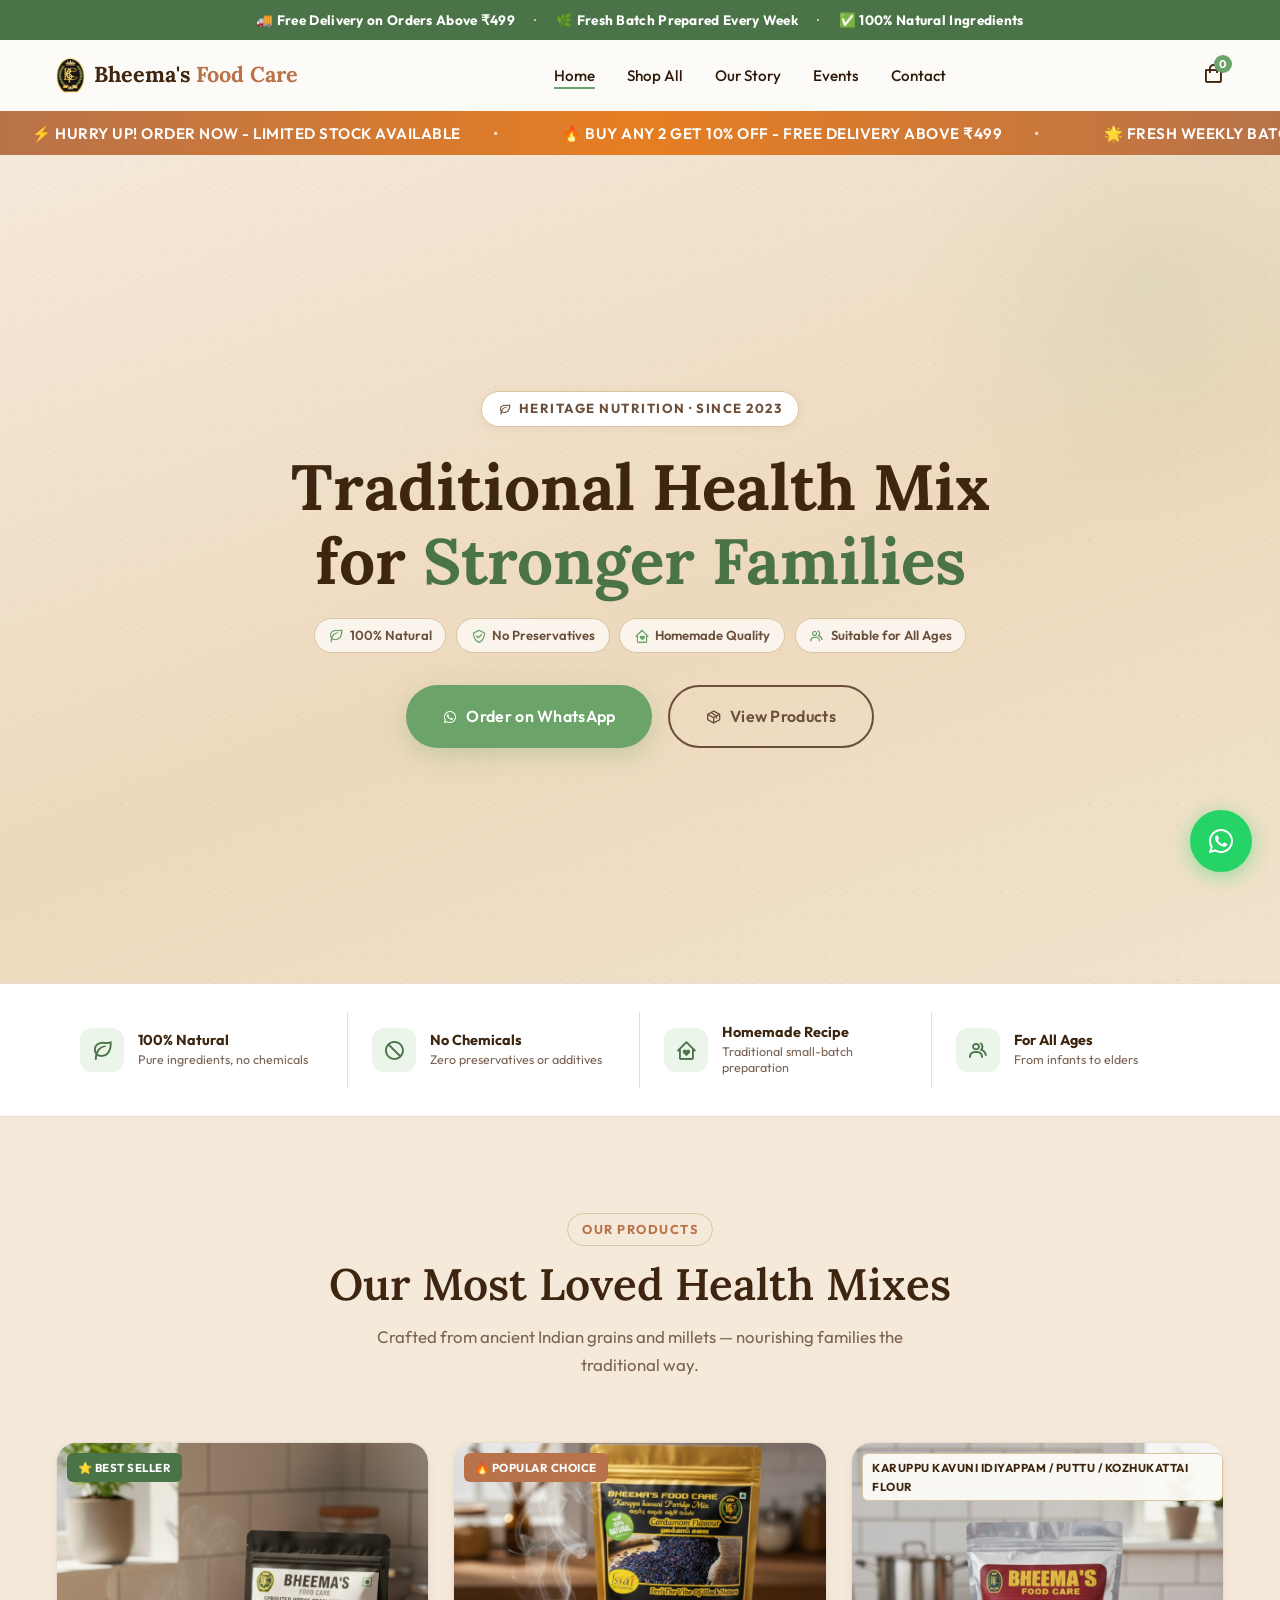
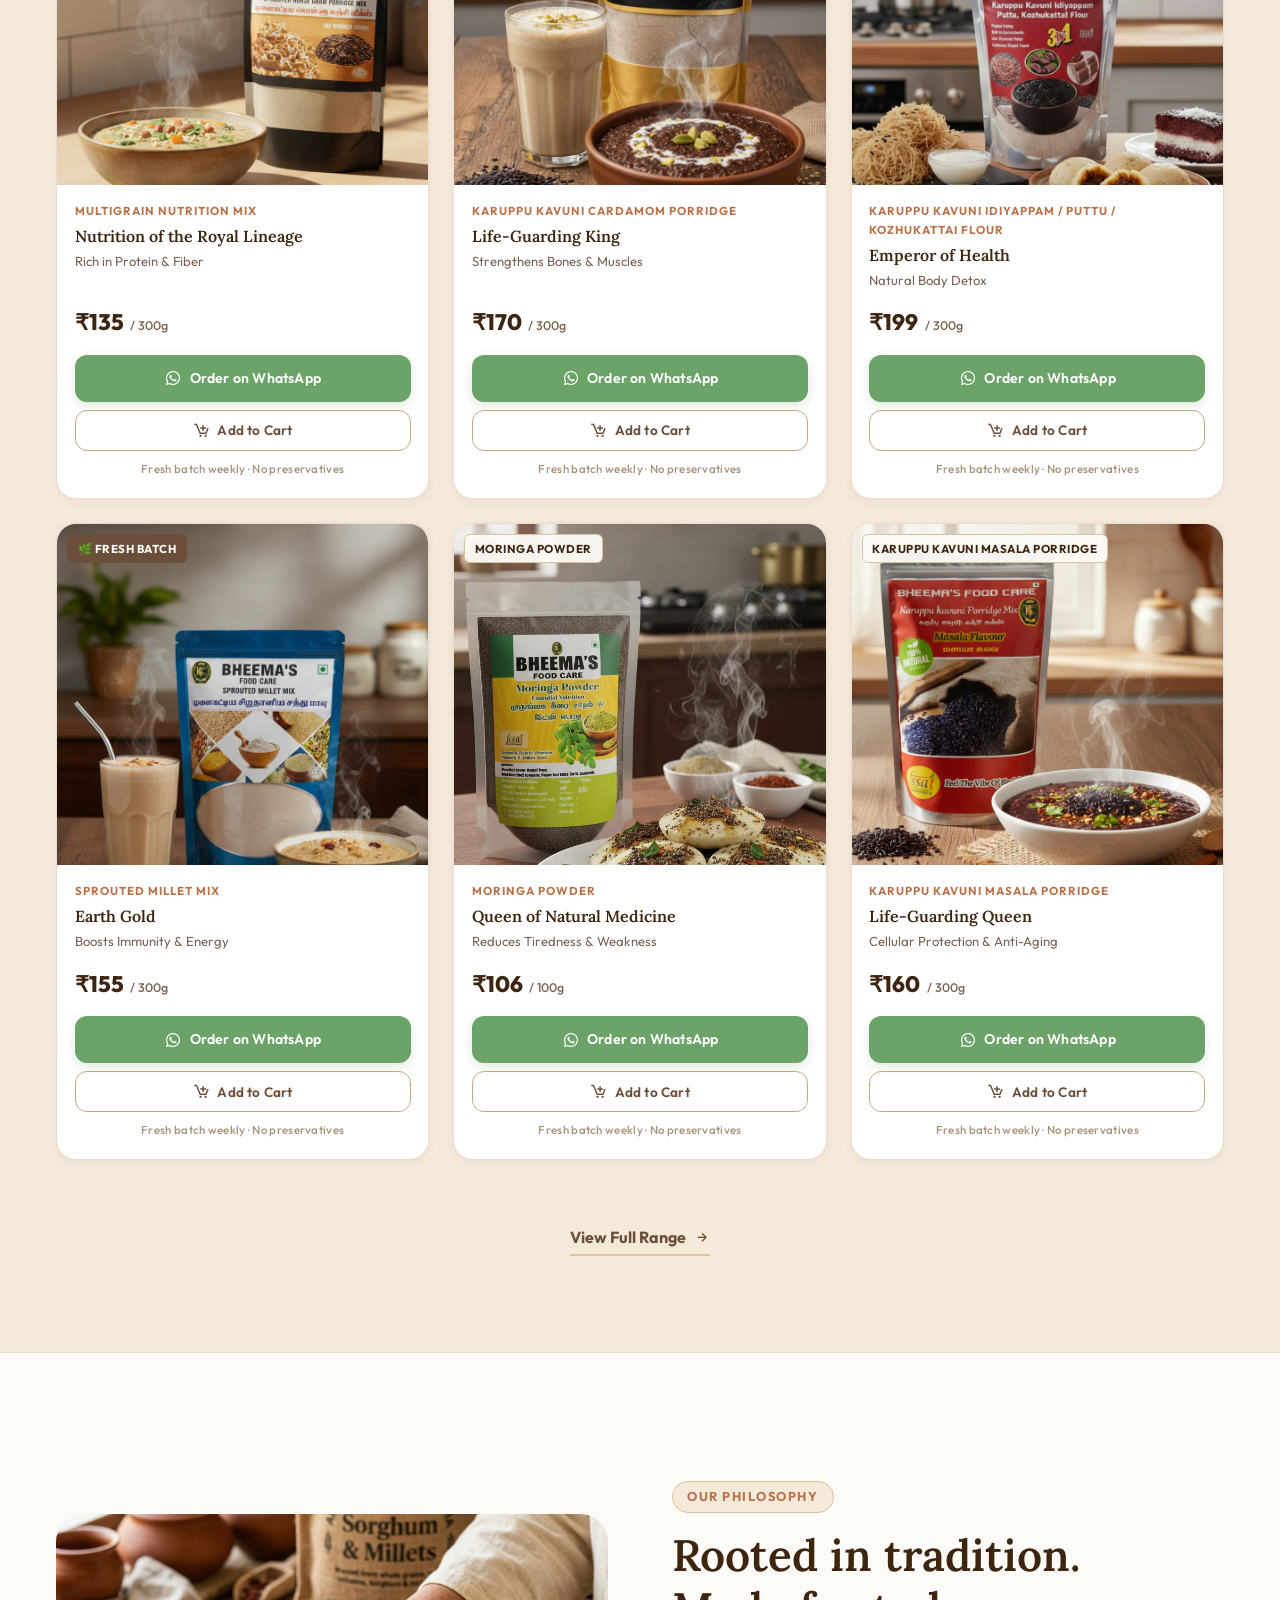
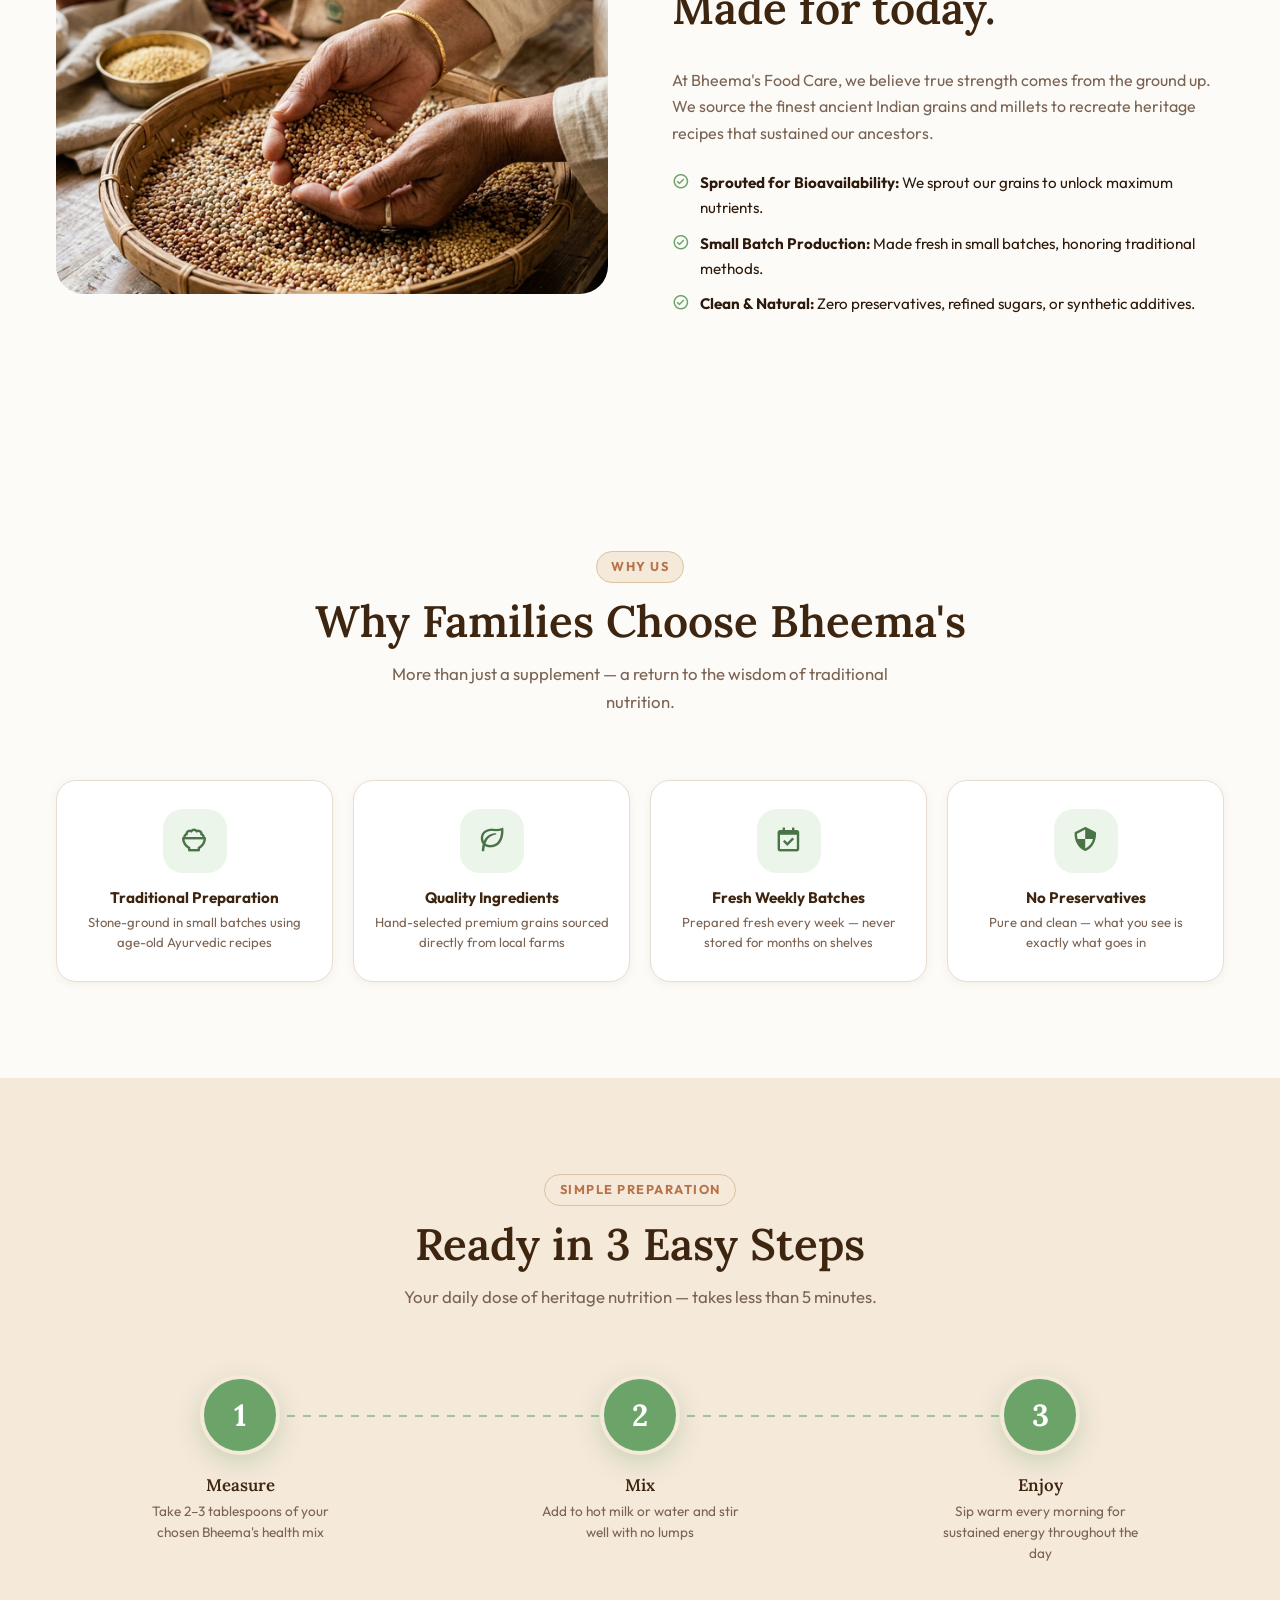
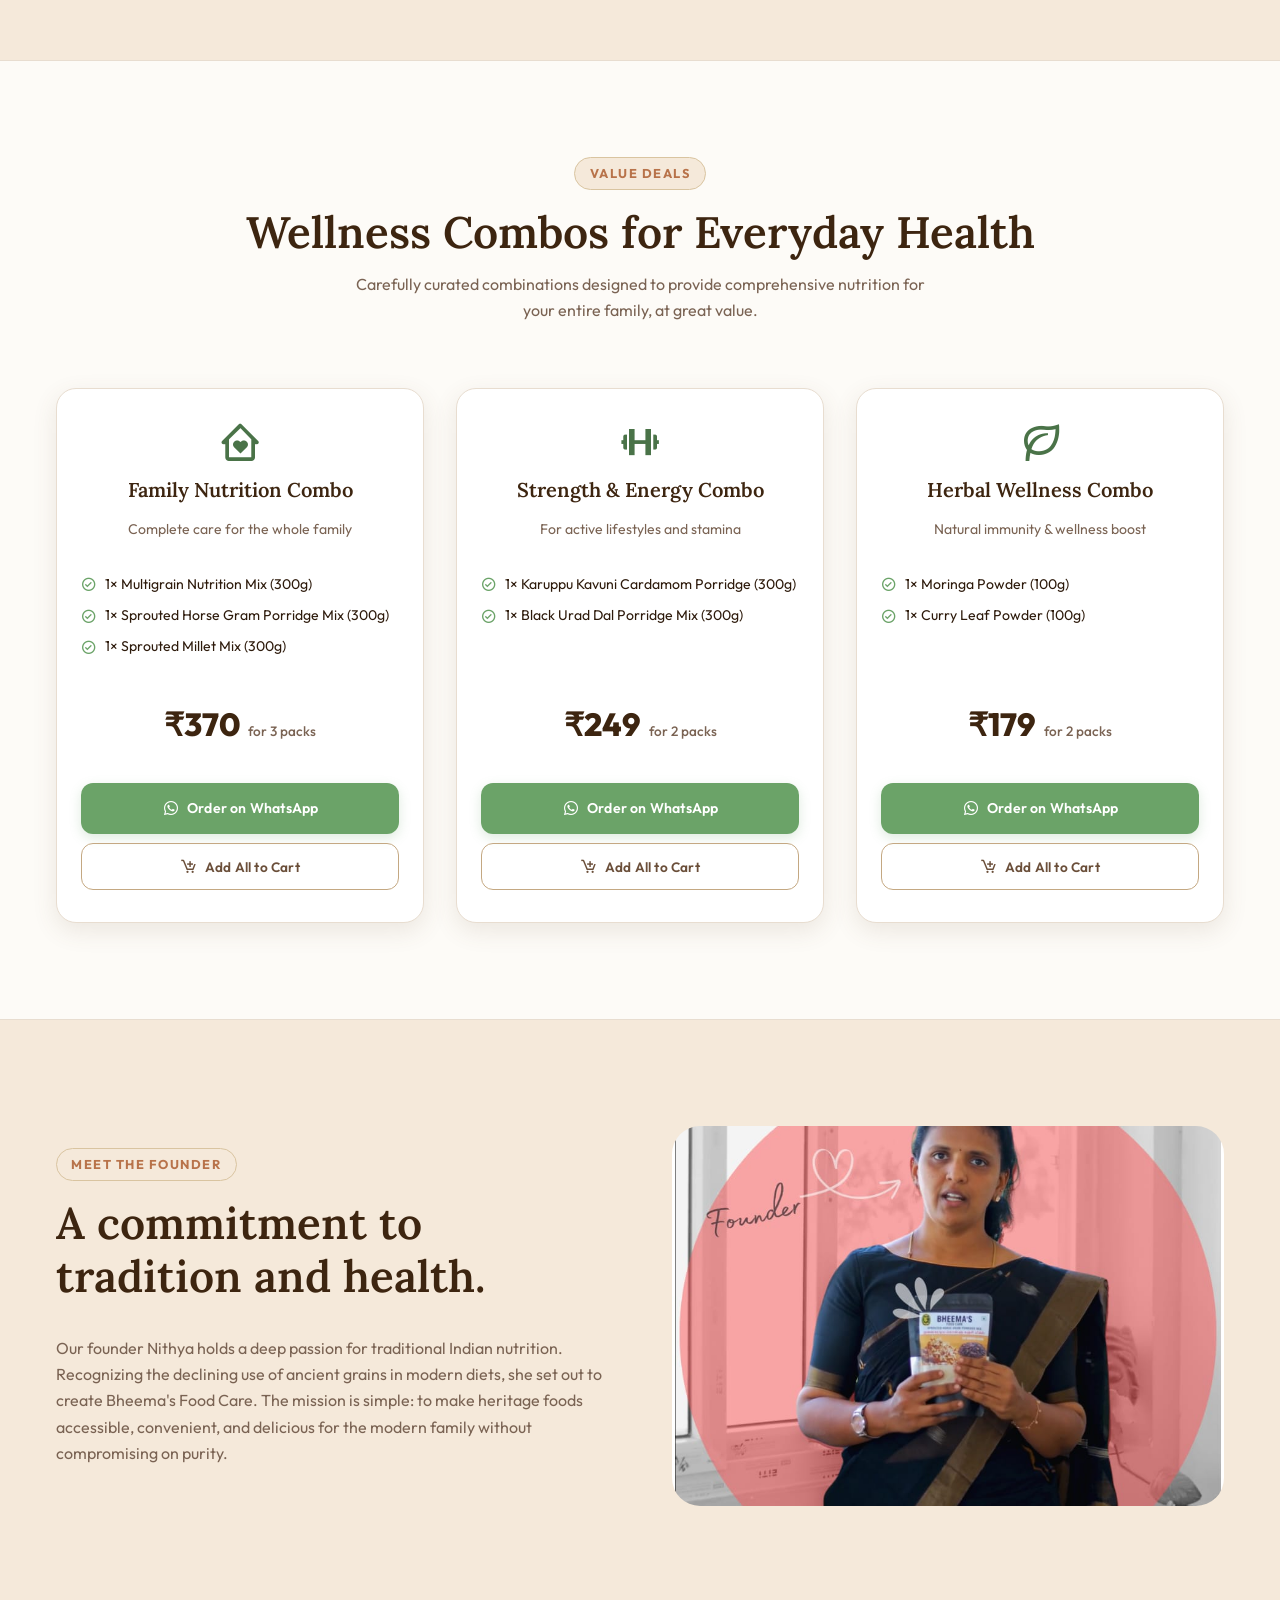
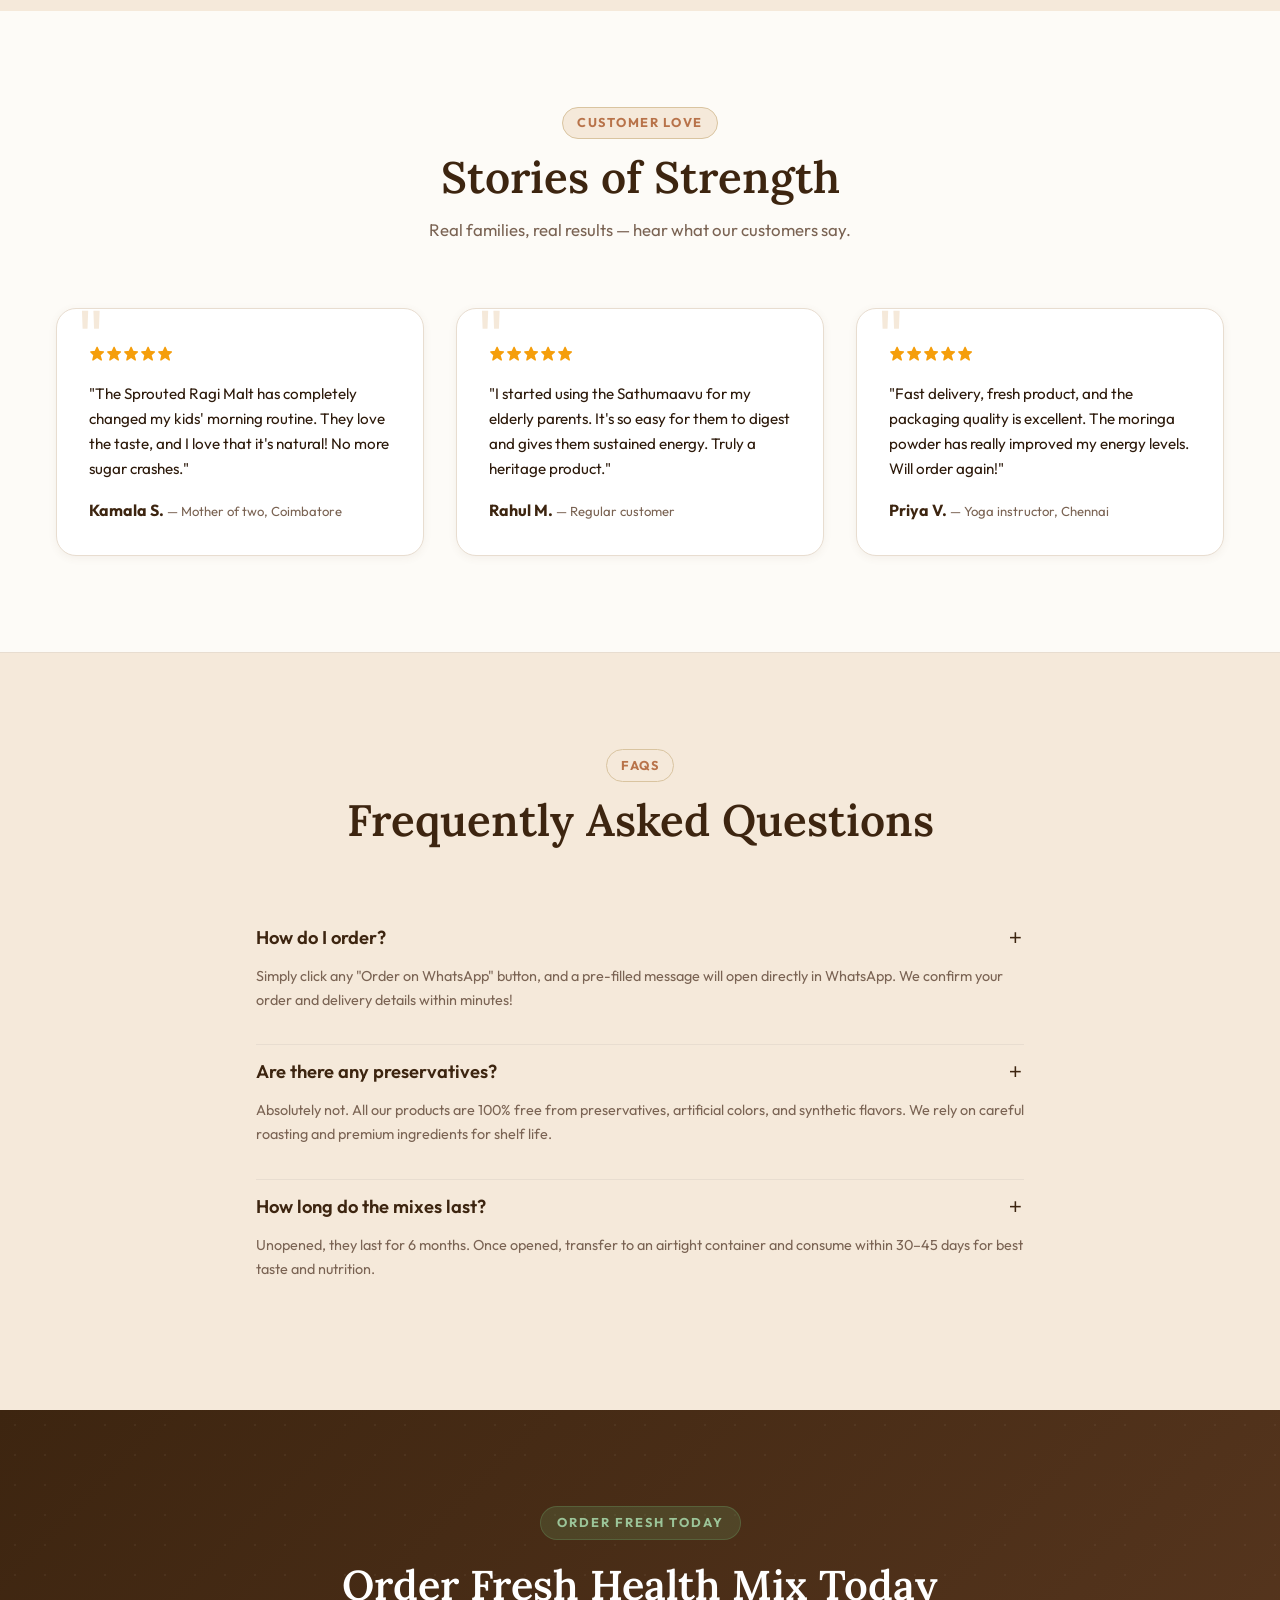
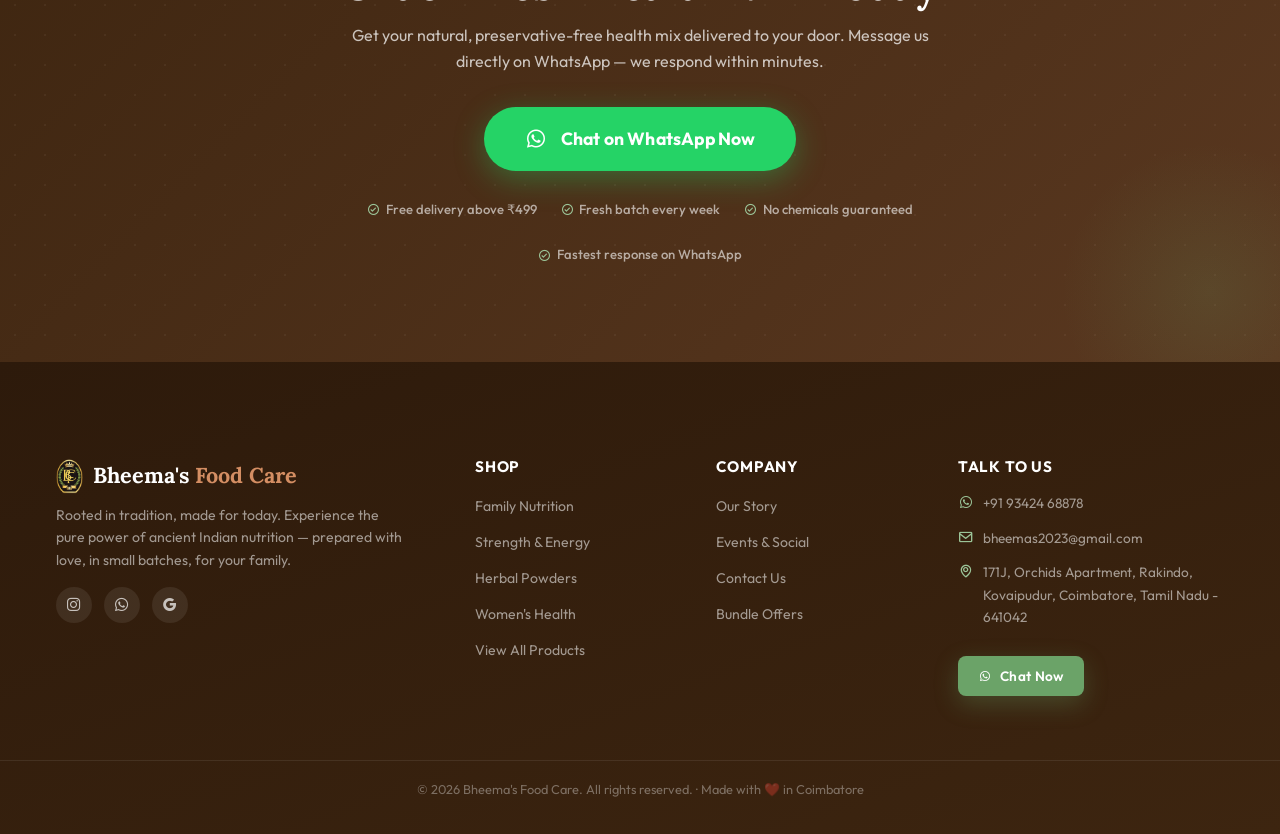
<file: index.html>
<!DOCTYPE html>
<html lang="en">

<head>
    <meta charset="UTF-8">
    <meta name="viewport" content="width=device-width, initial-scale=1.0">
    <title>Bheema's Food Care | Traditional Health Mix for Stronger Families</title>
    <meta name="description" content="Bheema's Food Care offers 100% natural, homemade-quality health mixes (Sathu Maavu) crafted from ancient Indian grains. No preservatives. Order directly on WhatsApp — fast delivery across Tamil Nadu.">
    <meta name="keywords" content="sathu maavu, health mix, multigrain powder, millet powder, natural nutrition, bheema food care, coimbatore">

    <!-- Open Graph -->
    <meta property="og:title" content="Bheema's Food Care | Traditional Health Mix">
    <meta property="og:description" content="100% Natural. No Preservatives. Homemade Quality. Order on WhatsApp.">
    <meta property="og:type" content="website">

    <!-- Google Fonts -->
    <link rel="preconnect" href="https://fonts.googleapis.com">
    <link rel="preconnect" href="https://fonts.gstatic.com" crossorigin>
    <link href="https://fonts.googleapis.com/css2?family=Lora:ital,wght@0,400;0,500;0,600;0,700;1,400&family=Outfit:wght@300;400;500;600;700;800&display=swap" rel="stylesheet">

    <!-- BoxIcons -->
    <link href='https://unpkg.com/boxicons@2.1.4/css/boxicons.min.css' rel='stylesheet'>

    <!-- Stylesheet -->
    <link rel="stylesheet" href="css/style.css?v=4">
    <link rel="icon" type="image/png" href="images/logo/logo.png">
</head>

<body>

    <!-- ===== DELIVERY BANNER ===== -->
    <div class="delivery-banner">
        <strong>🚚 Free Delivery on Orders Above ₹499</strong>
        <span>·</span>
        <strong>🌿 Fresh Batch Prepared Every Week</strong>
        <span>·</span>
        <strong>✅ 100% Natural Ingredients</strong>
    </div>

    <!-- ===== NAVBAR ===== -->
    <header class="header">
        <div class="container nav-container">
            <a href="index.html" class="logo">
                <img src="images/logo/logo.png" alt="Bheema's Food Care" class="logo-img">
                <span>Bheema's <span class="accent-text">Food Care</span></span>
            </a>

            <nav class="nav-menu" id="nav-menu">
                <ul class="nav-list">
                    <li class="nav-item"><a href="index.html" class="nav-link active">Home</a></li>
                    <li class="nav-item"><a href="shop.html" class="nav-link">Shop All</a></li>
                    <li class="nav-item"><a href="story.html" class="nav-link">Our Story</a></li>
                    <li class="nav-item"><a href="social.html" class="nav-link">Events</a></li>
                    <li class="nav-item"><a href="contact.html" class="nav-link">Contact</a></li>
                </ul>
            </nav>

            <div class="nav-actions">
                <button class="cart-btn" id="cart-btn" aria-label="Open Cart">
                    <i class='bx bx-shopping-bag'></i>
                    <span class="cart-count" id="cart-count">0</span>
                </button>
                <div class="mobile-toggle" id="mobile-toggle">
                    <i class='bx bx-menu'></i>
                </div>
            </div>
        </div>
    </header>

    <!-- ===== SCROLLING BANNER ===== -->
    <div class="scrolling-banner">
        <div class="scrolling-content">
            <span>⚡ Hurry Up! Order Now - Limited Stock Available</span>
            <span>🔥 Buy Any 2 Get 10% Off - Free Delivery Above ₹499</span>
            <span>🌟 Fresh Weekly Batches - Order Today!</span>
            <span>💚 100% Natural - No Preservatives</span>
            <span>⏰ Fast Delivery Across Tamil Nadu</span>
            <span>🎁 Family Combo Packs - Save Up to 15%</span>
        </div>
    </div>

    <!-- ===== CART SIDEBAR ===== -->
    <div class="cart-overlay" id="cart-overlay"></div>
    <div class="cart-sidebar" id="cart-sidebar">
        <div class="cart-header">
            <h3>Your Cart</h3>
            <button class="close-cart" id="close-cart"><i class='bx bx-x'></i></button>
        </div>
        <div class="cart-items" id="cart-items">
            <div class="empty-cart-msg">Your cart is empty.</div>
        </div>
        <div class="cart-footer">
            <div class="cart-total">
                <span>Total</span>
                <span id="cart-total-amount">₹0</span>
            </div>
            <button class="btn btn-whatsapp btn-block" id="checkout-btn">
                <i class='bx bxl-whatsapp'></i> Order via WhatsApp
            </button>
            <p class="cart-notice">Payment upon delivery or via direct transfer.</p>
        </div>
    </div>

    <main>

        <!-- ===== HERO SECTION ===== -->
        <section class="hero" id="home">
            <div class="hero-bg"></div>
            <div class="container hero-content">
                <div class="hero-eyebrow">
                    <i class='bx bx-leaf'></i>
                    Heritage Nutrition · Since 2023
                </div>
                <h1 class="hero-title">
                    Traditional Health Mix<br>for <em>Stronger Families</em>
                </h1>
                <div class="hero-trust-pills">
                    <span class="trust-pill"><i class='bx bx-leaf'></i> 100% Natural</span>
                    <span class="trust-pill"><i class='bx bx-check-shield'></i> No Preservatives</span>
                    <span class="trust-pill"><i class='bx bx-home-heart'></i> Homemade Quality</span>
                    <span class="trust-pill"><i class='bx bx-group'></i> Suitable for All Ages</span>
                </div>
                <div class="hero-cta">
                    <a href="https://wa.me/919342468878?text=Hi%21%20I%27d%20like%20to%20order%20Bheema%27s%20Health%20Mix.%20Please%20share%20the%20product%20details." target="_blank" class="btn btn-whatsapp">
                        <i class='bx bxl-whatsapp'></i> Order on WhatsApp
                    </a>
                    <a href="#products" class="btn btn-outline">
                        <i class='bx bx-package'></i> View Products
                    </a>
                </div>
            </div>
        </section>

        <!-- ===== TRUST STRIP ===== -->
        <div class="trust-strip">
            <div class="container">
                <div class="trust-strip-grid">
                    <div class="trust-strip-item">
                        <div class="trust-strip-icon"><i class='bx bx-leaf'></i></div>
                        <div class="trust-strip-text">
                            <h4>100% Natural</h4>
                            <p>Pure ingredients, no chemicals</p>
                        </div>
                    </div>
                    <div class="trust-strip-item">
                        <div class="trust-strip-icon"><i class='bx bx-block'></i></div>
                        <div class="trust-strip-text">
                            <h4>No Chemicals</h4>
                            <p>Zero preservatives or additives</p>
                        </div>
                    </div>
                    <div class="trust-strip-item">
                        <div class="trust-strip-icon"><i class='bx bx-home-heart'></i></div>
                        <div class="trust-strip-text">
                            <h4>Homemade Recipe</h4>
                            <p>Traditional small-batch preparation</p>
                        </div>
                    </div>
                    <div class="trust-strip-item">
                        <div class="trust-strip-icon"><i class='bx bx-group'></i></div>
                        <div class="trust-strip-text">
                            <h4>For All Ages</h4>
                            <p>From infants to elders</p>
                        </div>
                    </div>
                </div>
            </div>
        </div>

        <!-- ===== OUR MOST LOVED HEALTH MIXES ===== -->
        <section class="products-section" id="products">
            <div class="container">
                <div class="section-header">
                    <span class="badge">Our Products</span>
                    <h2>Our Most Loved Health Mixes</h2>
                    <p>Crafted from ancient Indian grains and millets — nourishing families the traditional way.</p>
                </div>

                <div class="product-grid" id="featured-products">
                    <!-- Products injected via JS -->
                </div>

                <div class="view-all-wrap">
                    <a href="shop.html" class="view-all-link">
                        View Full Range <i class='bx bx-right-arrow-alt'></i>
                    </a>
                </div>
            </div>
        </section>

        <!-- ===== PHILOSOPHY SECTION ===== -->
        <section class="section-padding" style="background-color: var(--color-bg-main); border-top: 1px solid var(--color-border);">
            <div class="container">
                <div class="split-layout align-center">
                    <div class="split-image" style="background-image: url('images/philosophy.png');"></div>
                    <div class="split-content" style="padding: var(--space-md) 0;">
                        <span class="badge">Our Philosophy</span>
                        <h2>Rooted in tradition.<br>Made for today.</h2>
                        <p style="color: var(--color-text-muted); margin-bottom: 1.5rem;">At Bheema's Food Care, we believe true strength comes from the ground up. We source the finest ancient Indian grains and millets to recreate heritage recipes that sustained our ancestors.</p>
                        <ul class="feature-list">
                            <li><i class='bx bx-check-circle'></i> <span><strong>Sprouted for Bioavailability:</strong> We sprout our grains to unlock maximum nutrients.</span></li>
                            <li><i class='bx bx-check-circle'></i> <span><strong>Small Batch Production:</strong> Made fresh in small batches, honoring traditional methods.</span></li>
                            <li><i class='bx bx-check-circle'></i> <span><strong>Clean & Natural:</strong> Zero preservatives, refined sugars, or synthetic additives.</span></li>
                        </ul>
                    </div>
                </div>
            </div>
        </section>

        <!-- ===== WHY CHOOSE US ===== -->
        <section class="why-section">
            <div class="container">
                <div class="section-header">
                    <span class="badge">Why Us</span>
                    <h2>Why Families Choose Bheema's</h2>
                    <p>More than just a supplement — a return to the wisdom of traditional nutrition.</p>
                </div>

                <div class="why-grid">
                    <div class="why-card">
                        <div class="why-icon"><i class='bx bx-bowl-rice'></i></div>
                        <h4>Traditional Preparation</h4>
                        <p>Stone-ground in small batches using age-old Ayurvedic recipes</p>
                    </div>
                    <div class="why-card">
                        <div class="why-icon"><i class='bx bx-leaf'></i></div>
                        <h4>Quality Ingredients</h4>
                        <p>Hand-selected premium grains sourced directly from local farms</p>
                    </div>
                    <div class="why-card">
                        <div class="why-icon"><i class='bx bx-calendar-check'></i></div>
                        <h4>Fresh Weekly Batches</h4>
                        <p>Prepared fresh every week — never stored for months on shelves</p>
                    </div>
                    <div class="why-card">
                        <div class="why-icon"><i class='bx bx-shield-quarter'></i></div>
                        <h4>No Preservatives</h4>
                        <p>Pure and clean — what you see is exactly what goes in</p>
                    </div>
                </div>
            </div>
        </section>

        <!-- ===== HOW TO PREPARE ===== -->
        <section class="howto-section">
            <div class="container">
                <div class="section-header">
                    <span class="badge">Simple Preparation</span>
                    <h2>Ready in 3 Easy Steps</h2>
                    <p>Your daily dose of heritage nutrition — takes less than 5 minutes.</p>
                </div>

                <div class="howto-grid">
                    <div class="howto-step">
                        <div class="howto-number">1</div>
                        <h4>Measure</h4>
                        <p>Take 2–3 tablespoons of your chosen Bheema's health mix</p>
                    </div>
                    <div class="howto-step">
                        <div class="howto-number">2</div>
                        <h4>Mix</h4>
                        <p>Add to hot milk or water and stir well with no lumps</p>
                    </div>
                    <div class="howto-step">
                        <div class="howto-number">3</div>
                        <h4>Enjoy</h4>
                        <p>Sip warm every morning for sustained energy throughout the day</p>
                    </div>
                </div>
            </div>
        </section>

        <!-- ===== BUNDLE OFFERS ===== -->
        <section class="bundle-section" id="bundles">
            <div class="bundle-container">
                <div class="bundle-header">
                    <span class="badge">Value Deals</span>
                    <h2 class="bundle-title">Wellness Combos for Everyday Health</h2>
                    <p class="bundle-subtitle">Carefully curated combinations designed to provide comprehensive nutrition for your entire family, at great value.</p>
                </div>

                <div class="bundle-grid">
                    <!-- Bundle 1 -->
                    <div class="bundle-card">
                        <i class='bx bx-home-heart bundle-icon'></i>
                        <h3 class="bundle-name">Family Nutrition Combo</h3>
                        <p style="color: var(--color-text-muted); font-size: 0.88rem; margin-bottom: var(--space-md);">Complete care for the whole family</p>
                        <ul class="bundle-features">
                            <li><i class='bx bx-check-circle'></i> 1× Multigrain Nutrition Mix (300g)</li>
                            <li><i class='bx bx-check-circle'></i> 1× Sprouted Horse Gram Porridge Mix (300g)</li>
                            <li><i class='bx bx-check-circle'></i> 1× Sprouted Millet Mix (300g)</li>
                        </ul>
                        <div class="bundle-price-container">
                            <span class="bundle-price-new">₹370</span>
                            <span class="bundle-price-label">for 3 packs</span>
                        </div>
                        <div class="bundle-buttons">
                            <a href="https://wa.me/919342468878?text=Hi%2C%20I%20want%20to%20order%20Family%20Nutrition%20Combo%20(3%20packs%20-%20%E2%82%B9370)" target="_blank" class="btn-wa-product">
                                <i class='bx bxl-whatsapp'></i> Order on WhatsApp
                            </a>
                            <button class="btn-add-cart" onclick="addBundleItems(['p1','p8','p5'], '300g');">
                                <i class='bx bx-cart-add'></i> Add All to Cart
                            </button>
                        </div>
                    </div>

                    <!-- Bundle 2 -->
                    <div class="bundle-card">
                        <i class='bx bx-dumbbell bundle-icon'></i>
                        <h3 class="bundle-name">Strength & Energy Combo</h3>
                        <p style="color: var(--color-text-muted); font-size: 0.88rem; margin-bottom: var(--space-md);">For active lifestyles and stamina</p>
                        <ul class="bundle-features">
                            <li><i class='bx bx-check-circle'></i> 1× Karuppu Kavuni Cardamom Porridge (300g)</li>
                            <li><i class='bx bx-check-circle'></i> 1× Black Urad Dal Porridge Mix (300g)</li>
                        </ul>
                        <div class="bundle-price-container">
                            <span class="bundle-price-new">₹249</span>
                            <span class="bundle-price-label">for 2 packs</span>
                        </div>
                        <div class="bundle-buttons">
                            <a href="https://wa.me/919342468878?text=Hi%2C%20I%20want%20to%20order%20Strength%20%26%20Energy%20Combo%20(2%20packs%20-%20%E2%82%B9249)" target="_blank" class="btn-wa-product">
                                <i class='bx bxl-whatsapp'></i> Order on WhatsApp
                            </a>
                            <button class="btn-add-cart" onclick="addBundleItems(['p2','p4'], '300g');">
                                <i class='bx bx-cart-add'></i> Add All to Cart
                            </button>
                        </div>
                    </div>

                    <!-- Bundle 3 -->
                    <div class="bundle-card">
                        <i class='bx bx-leaf bundle-icon'></i>
                        <h3 class="bundle-name">Herbal Wellness Combo</h3>
                        <p style="color: var(--color-text-muted); font-size: 0.88rem; margin-bottom: var(--space-md);">Natural immunity & wellness boost</p>
                        <ul class="bundle-features">
                            <li><i class='bx bx-check-circle'></i> 1× Moringa Powder (100g)</li>
                            <li><i class='bx bx-check-circle'></i> 1× Curry Leaf Powder (100g)</li>
                        </ul>
                        <div class="bundle-price-container">
                            <span class="bundle-price-new">₹179</span>
                            <span class="bundle-price-label">for 2 packs</span>
                        </div>
                        <div class="bundle-buttons">
                            <a href="https://wa.me/919342468878?text=Hi%2C%20I%20want%20to%20order%20Herbal%20Wellness%20Combo%20(2%20packs%20-%20%E2%82%B9179)" target="_blank" class="btn-wa-product">
                                <i class='bx bxl-whatsapp'></i> Order on WhatsApp
                            </a>
                            <button class="btn-add-cart" onclick="addBundleItems(['p6','p9'], '100g');">
                                <i class='bx bx-cart-add'></i> Add All to Cart
                            </button>
                        </div>
                    </div>
                </div>
            </div>
        </section>

        <!-- ===== FOUNDER SECTION ===== -->
        <section class="section-padding" style="background-color: var(--color-bg-alt); border-top: 1px solid var(--color-border);">
            <div class="container">
                <div class="split-layout align-center">
                    <div class="split-content" style="padding: var(--space-md) 0;">
                        <span class="badge">Meet the Founder</span>
                        <h2>A commitment to tradition and health.</h2>
                        <p style="color: var(--color-text-muted);">Our founder Nithya holds a deep passion for traditional Indian nutrition. Recognizing the declining use of ancient grains in modern diets, she set out to create Bheema's Food Care. The mission is simple: to make heritage foods accessible, convenient, and delicious for the modern family without compromising on purity.</p>
                    </div>
                    <div class="split-image" style="background-image: url('images/founder.jpeg');"></div>
                </div>
            </div>
        </section>

        <!-- ===== TESTIMONIALS ===== -->
        <section class="section-padding" style="background-color: var(--color-bg-main);">
            <div class="container">
                <div class="section-header">
                    <span class="badge">Customer Love</span>
                    <h2>Stories of Strength</h2>
                    <p>Real families, real results — hear what our customers say.</p>
                </div>

                <div class="testimonial-grid">
                    <div class="testimonial-card">
                        <div class="testimonial-stars">
                            <i class='bx bxs-star'></i><i class='bx bxs-star'></i><i class='bx bxs-star'></i><i class='bx bxs-star'></i><i class='bx bxs-star'></i>
                        </div>
                        <p>"The Sprouted Ragi Malt has completely changed my kids' morning routine. They love the taste, and I love that it's natural! No more sugar crashes."</p>
                        <div class="testimonial-author">
                            <strong>Kamala S.</strong> <span>— Mother of two, Coimbatore</span>
                        </div>
                    </div>
                    <div class="testimonial-card">
                        <div class="testimonial-stars">
                            <i class='bx bxs-star'></i><i class='bx bxs-star'></i><i class='bx bxs-star'></i><i class='bx bxs-star'></i><i class='bx bxs-star'></i>
                        </div>
                        <p>"I started using the Sathumaavu for my elderly parents. It's so easy for them to digest and gives them sustained energy. Truly a heritage product."</p>
                        <div class="testimonial-author">
                            <strong>Rahul M.</strong> <span>— Regular customer</span>
                        </div>
                    </div>
                    <div class="testimonial-card">
                        <div class="testimonial-stars">
                            <i class='bx bxs-star'></i><i class='bx bxs-star'></i><i class='bx bxs-star'></i><i class='bx bxs-star'></i><i class='bx bxs-star'></i>
                        </div>
                        <p>"Fast delivery, fresh product, and the packaging quality is excellent. The moringa powder has really improved my energy levels. Will order again!"</p>
                        <div class="testimonial-author">
                            <strong>Priya V.</strong> <span>— Yoga instructor, Chennai</span>
                        </div>
                    </div>
                </div>
            </div>
        </section>

        <!-- ===== FAQ SECTION ===== -->
        <section class="section-padding" style="background-color: var(--color-bg-alt); border-top: 1px solid var(--color-border);">
            <div class="container" style="max-width: 800px;">
                <div class="section-header">
                    <span class="badge">FAQs</span>
                    <h2>Frequently Asked Questions</h2>
                </div>
                <div class="accordion">
                    <div class="accordion-item" style="border-bottom: 1px solid var(--color-border); padding: 1rem 0;">
                        <h4 style="display: flex; justify-content: space-between; align-items: center; cursor: pointer; margin: 0; font-family: var(--font-body); color: var(--color-brown-dark);">
                            How do I order? <i class='bx bx-plus'></i>
                        </h4>
                        <p style="margin-top: 1rem; color: var(--color-text-muted); font-size: 0.9rem;">Simply click any "Order on WhatsApp" button, and a pre-filled message will open directly in WhatsApp. We confirm your order and delivery details within minutes!</p>
                    </div>
                    <div class="accordion-item" style="border-bottom: 1px solid var(--color-border); padding: 1rem 0;">
                        <h4 style="display: flex; justify-content: space-between; align-items: center; cursor: pointer; margin: 0; font-family: var(--font-body); color: var(--color-brown-dark);">
                            Are there any preservatives? <i class='bx bx-plus'></i>
                        </h4>
                        <p style="margin-top: 1rem; color: var(--color-text-muted); font-size: 0.9rem;">Absolutely not. All our products are 100% free from preservatives, artificial colors, and synthetic flavors. We rely on careful roasting and premium ingredients for shelf life.</p>
                    </div>
                    <div class="accordion-item" style="padding: 1rem 0;">
                        <h4 style="display: flex; justify-content: space-between; align-items: center; cursor: pointer; margin: 0; font-family: var(--font-body); color: var(--color-brown-dark);">
                            How long do the mixes last? <i class='bx bx-plus'></i>
                        </h4>
                        <p style="margin-top: 1rem; color: var(--color-text-muted); font-size: 0.9rem;">Unopened, they last for 6 months. Once opened, transfer to an airtight container and consume within 30–45 days for best taste and nutrition.</p>
                    </div>
                </div>
            </div>
        </section>

        <!-- ===== WHATSAPP CTA SECTION ===== -->
        <section class="wa-cta-section">
            <div class="container wa-cta-content">
                <div class="wa-cta-eyebrow">Order Fresh Today</div>
                <h2>Order Fresh Health Mix Today</h2>
                <p>Get your natural, preservative-free health mix delivered to your door. Message us directly on WhatsApp — we respond within minutes.</p>
                <a href="https://wa.me/919342468878?text=Hi%21%20I%27d%20like%20to%20order%20Bheema%27s%20Health%20Mix.%20Please%20share%20the%20available%20products%20and%20prices." target="_blank" class="wa-cta-btn">
                    <i class='bx bxl-whatsapp'></i>
                    Chat on WhatsApp Now
                </a>
                <div class="wa-cta-trust">
                    <span><i class='bx bx-check-circle'></i> Free delivery above ₹499</span>
                    <span><i class='bx bx-check-circle'></i> Fresh batch every week</span>
                    <span><i class='bx bx-check-circle'></i> No chemicals guaranteed</span>
                    <span><i class='bx bx-check-circle'></i> Fastest response on WhatsApp</span>
                </div>
            </div>
        </section>

    </main>

    <!-- ===== FOOTER ===== -->
    <footer class="footer">
        <div class="container footer-container">
            <div class="footer-brand">
                <a href="index.html" class="logo footer-logo">
                    <img src="images/logo/logo.png" alt="Bheema's Food Care" class="logo-img" style="height: 36px; width: auto;">
                    <span>Bheema's <span class="accent-text">Food Care</span></span>
                </a>
                <p class="footer-desc">Rooted in tradition, made for today. Experience the pure power of ancient Indian nutrition — prepared with love, in small batches, for your family.</p>
                <div class="social-links">
                    <a href="https://www.instagram.com/bheemas_food_care/" target="_blank" aria-label="Instagram"><i class='bx bxl-instagram'></i></a>
                    <a href="https://wa.me/919342468878" target="_blank" aria-label="WhatsApp"><i class='bx bxl-whatsapp'></i></a>
                    <a href="https://share.google/5v4LZO8jNktmcIV72" target="_blank" aria-label="Google Business Profile" title="Find us on Google"><i class='bx bxl-google'></i></a>
                </div>
            </div>

            <div class="footer-links">
                <h4>Shop</h4>
                <ul>
                    <li><a href="shop.html?category=family">Family Nutrition</a></li>
                    <li><a href="shop.html?category=strength">Strength & Energy</a></li>
                    <li><a href="shop.html?category=herbal">Herbal Powders</a></li>
                    <li><a href="shop.html?category=women">Women's Health</a></li>
                    <li><a href="shop.html">View All Products</a></li>
                </ul>
            </div>

            <div class="footer-links">
                <h4>Company</h4>
                <ul>
                    <li><a href="story.html">Our Story</a></li>
                    <li><a href="social.html">Events & Social</a></li>
                    <li><a href="contact.html">Contact Us</a></li>
                    <li><a href="index.html#bundles">Bundle Offers</a></li>
                </ul>
            </div>

            <div class="footer-contact">
                <h4>Talk to Us</h4>
                <p><i class='bx bxl-whatsapp'></i> +91 93424 68878</p>
                <p><i class='bx bx-envelope'></i> bheemas2023@gmail.com</p>
                <p><i class='bx bx-map'></i> 171J, Orchids Apartment, Rakindo, Kovaipudur, Coimbatore, Tamil Nadu - 641042</p>
                <a href="https://wa.me/919342468878?text=Hi%21%20I%27d%20like%20to%20know%20more%20about%20Bheema%27s%20Food%20Care%20products." target="_blank" class="btn btn-whatsapp btn-sm" style="margin-top: 1rem; border-radius: 8px;">
                    <i class='bx bxl-whatsapp'></i> Chat Now
                </a>
            </div>
        </div>

        <div class="footer-bottom">
            <div class="container">
                <p>&copy; 2026 Bheema's Food Care. All rights reserved. · Made with ❤️ in Coimbatore</p>
            </div>
        </div>
    </footer>

    <!-- Scripts -->
    <script src="js/products.js?v=5"></script>
    <script src="js/main.js?v=5"></script>

</body>

</html>
</file>
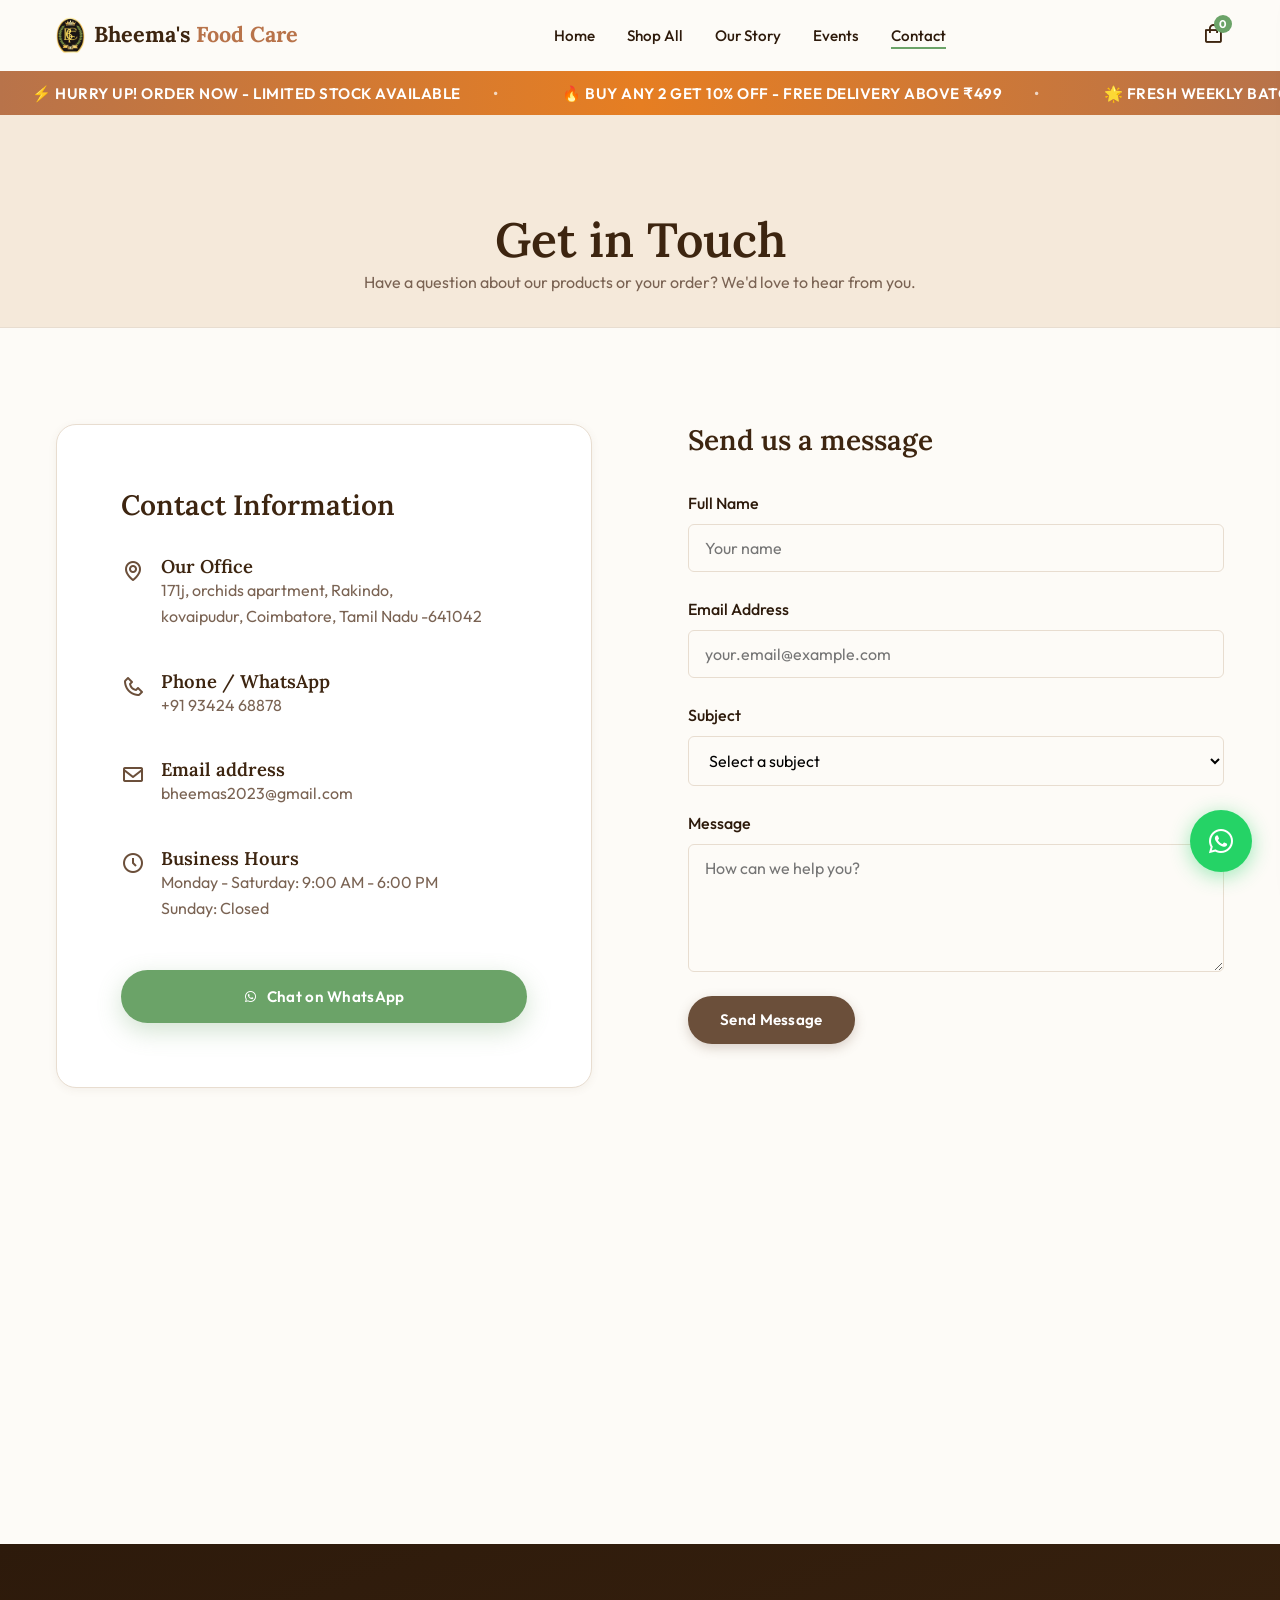
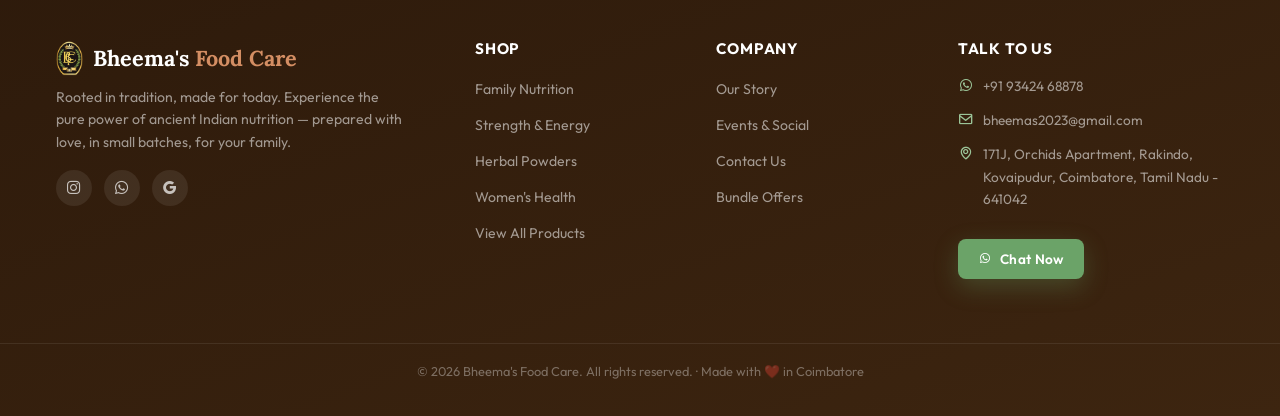
<file: contact.html>
<!DOCTYPE html>
<html lang="en">

<head>
    <meta charset="UTF-8">
    <meta name="viewport" content="width=device-width, initial-scale=1.0">
    <title>Contact Us | Bheema's Food Care</title>

    <link rel="preconnect" href="https://fonts.googleapis.com">
    <link rel="preconnect" href="https://fonts.gstatic.com" crossorigin>
    <link
        href="https://fonts.googleapis.com/css2?family=Lora:ital,wght@0,400;0,500;0,600;0,700;1,400&family=Outfit:wght@300;400;500;600;700&display=swap"
        rel="stylesheet">
    <link href='https://unpkg.com/boxicons@2.1.4/css/boxicons.min.css' rel='stylesheet'>
    <link rel="stylesheet" href="css/style.css">
    <link rel="icon" type="image/png" href="images/logo/logo.png">

    <style>
        .contact-header {
            background-color: var(--color-bg-alt);
            padding: var(--space-xl) 0 var(--space-md);
            text-align: center;
            border-bottom: 1px solid var(--color-border);
        }

        .contact-layout {
            display: grid;
            grid-template-columns: 1fr 1fr;
            gap: var(--space-xl);
            padding: var(--space-xl) 0;
        }

        .contact-info-card {
            background-color: white;
            padding: var(--space-lg);
            border-radius: var(--radius-lg);
            border: 1px solid var(--color-border);
            box-shadow: var(--shadow-sm);
        }

        .contact-detail {
            display: flex;
            align-items: flex-start;
            gap: 1rem;
            margin-bottom: 1.5rem;
        }

        .contact-detail i {
            font-size: 1.5rem;
            color: var(--color-primary);
            margin-top: 5px;
        }

        .contact-form {
            display: flex;
            flex-direction: column;
            gap: 1.5rem;
        }

        .form-group {
            display: flex;
            flex-direction: column;
            gap: 0.5rem;
        }

        .form-group label {
            font-weight: 500;
            color: var(--color-text-main);
        }

        .form-control {
            padding: 0.8rem 1rem;
            border: 1px solid var(--color-border);
            border-radius: var(--radius-sm);
            font-family: inherit;
            font-size: 1rem;
            background-color: var(--color-bg-main);
            transition: all var(--transition-fast);
        }

        .form-control:focus {
            outline: none;
            border-color: var(--color-primary);
            background-color: white;
            box-shadow: 0 0 0 3px rgba(60, 99, 75, 0.1);
        }

        @media (max-width: 992px) {
            .contact-layout {
                grid-template-columns: 1fr;
            }
        }
    </style>
</head>

<body>
    <!-- Navbar -->
    <header class="header">
        <div class="container nav-container">
            <a href="index.html" class="logo">
                <img src="images/logo/logo.png" alt="Bheema's Food Care" class="logo-img">
                <span>Bheema's <span class="accent-text">Food Care</span></span>
            </a>

            <nav class="nav-menu" id="nav-menu">
                <ul class="nav-list">
                    <li class="nav-item"><a href="index.html" class="nav-link">Home</a></li>
                    <li class="nav-item"><a href="shop.html" class="nav-link">Shop All</a></li>
                    <li class="nav-item"><a href="story.html" class="nav-link">Our Story</a></li>
                    <li class="nav-item"><a href="social.html" class="nav-link">Events</a></li>
                    <li class="nav-item"><a href="contact.html" class="nav-link active">Contact</a></li>
                </ul>
            </nav>

            <div class="nav-actions">
                <button class="cart-btn" id="cart-btn" aria-label="Open Cart">
                    <i class='bx bx-shopping-bag'></i>
                    <span class="cart-count" id="cart-count">0</span>
                </button>
                <div class="mobile-toggle" id="mobile-toggle">
                    <i class='bx bx-menu'></i>
                </div>
            </div>
        </div>
    </header>

    <!-- Scrolling Banner -->
    <div class="scrolling-banner">
        <div class="scrolling-content">
            <span>⚡ Hurry Up! Order Now - Limited Stock Available</span>
            <span>🔥 Buy Any 2 Get 10% Off - Free Delivery Above ₹499</span>
            <span>🌟 Fresh Weekly Batches - Order Today!</span>
            <span>💚 100% Natural - No Preservatives</span>
            <span>⏰ Fast Delivery Across Tamil Nadu</span>
            <span>🎁 Family Combo Packs - Save Up to 15%</span>
        </div>
    </div>

    <!-- Cart Sidebar -->
    <div class="cart-overlay" id="cart-overlay"></div>
    <div class="cart-sidebar" id="cart-sidebar">
        <!-- Re-use cart structure -->
        <div class="cart-header">
            <h3>Your Cart</h3>
            <button class="close-cart" id="close-cart"><i class='bx bx-x'></i></button>
        </div>
        <div class="cart-items" id="cart-items"></div>
        <div class="cart-footer">
            <div class="cart-total">
                <span>Total</span>
                <span id="cart-total-amount">₹0</span>
            </div>
            <button class="btn btn-primary btn-block whatsapp-btn" id="checkout-btn">
                <i class='bx bxl-whatsapp'></i> Order via WhatsApp
            </button>
            <p class="cart-notice">Payment upon delivery or via direct transfer.</p>
        </div>
    </div>

    <main>
        <section class="contact-header">
            <div class="container">
                <h1 style="font-size: clamp(2rem, 4vw, 3rem);">Get in Touch</h1>
                <p style="color: var(--color-text-muted); max-width: 600px; margin: 0 auto;">Have a question about our
                    products or your order? We'd love to hear from you.</p>
            </div>
        </section>

        <section class="container">
            <div class="contact-layout">
                <!-- Info -->
                <div class="contact-info-card">
                    <h3 style="margin-bottom: 2rem;">Contact Information</h3>

                    <div class="contact-detail">
                        <i class='bx bx-map'></i>
                        <div>
                            <h4>Our Office</h4>
                            <p style="color: var(--color-text-muted);">171j, orchids apartment, Rakindo, <br>kovaipudur, Coimbatore, Tamil Nadu -641042</p>
                        </div>
                    </div>

                    <div class="contact-detail">
                        <i class='bx bx-phone'></i>
                        <div>
                            <h4>Phone / WhatsApp</h4>
                            <p style="color: var(--color-text-muted);">+91 93424 68878</p>
                        </div>
                    </div>

                    <div class="contact-detail">
                        <i class='bx bx-envelope'></i>
                        <div>
                            <h4>Email address</h4>
                            <p style="color: var(--color-text-muted);">bheemas2023@gmail.com</p>
                        </div>
                    </div>

                    <div class="contact-detail">
                        <i class='bx bx-time-five'></i>
                        <div>
                            <h4>Business Hours</h4>
                            <p style="color: var(--color-text-muted);">Monday - Saturday: 9:00 AM - 6:00 PM<br>Sunday:
                                Closed</p>
                        </div>
                    </div>

                    <div style="margin-top: 2rem;">
                        <a href="https://wa.me/919342468878" class="btn btn-whatsapp" target="_blank"
                            style="width: 100%;">
                            <i class='bx bxl-whatsapp'></i> Chat on WhatsApp
                        </a>
                    </div>
                </div>

                <!-- Form -->
                <div>
                    <h3 style="margin-bottom: 2rem;">Send us a message</h3>
                    <form class="contact-form" id="contact-form">
                        <div class="form-group">
                            <label for="name">Full Name</label>
                            <input type="text" id="name" name="name" class="form-control" required placeholder="Your name">
                        </div>
                        <div class="form-group">
                            <label for="email">Email Address</label>
                            <input type="email" id="email" name="email" class="form-control" required
                                placeholder="your.email@example.com">
                        </div>
                        <div class="form-group">
                            <label for="subject">Subject</label>
                            <select id="subject" name="subject" class="form-control" required>
                                <option value="" disabled selected>Select a subject</option>
                                <option value="order">Order Inquiry</option>
                                <option value="product">Product Question</option>
                                <option value="wholesale">Wholesale</option>
                                <option value="other">Other</option>
                            </select>
                        </div>
                        <div class="form-group">
                            <label for="message">Message</label>
                            <textarea id="message" name="message" class="form-control" rows="5" required
                                placeholder="How can we help you?"></textarea>
                        </div>
                        <button type="submit" class="btn btn-primary" style="align-self: flex-start;">Send
                            Message</button>
                    </form>
                </div>
            </div>
        </section>

        <!-- Fade Effect -->
        <div style="height: 80px; background: linear-gradient(to bottom, #FDFBF7, transparent); margin-top: -80px; position: relative; z-index: 1;"></div>

        <!-- Full Width Map Section -->
        <section style="margin-top: -40px; padding-bottom: 0;">
            <iframe src="https://www.google.com/maps/embed?pb=!1m18!1m12!1m3!1d699.6828236420497!2d76.9269734386436!3d10.932110665205318!2m3!1f0!2f0!3f0!3m2!1i1024!2i768!4f13.1!3m3!1m2!1s0x3ba85bef119a6a11%3A0x573f9be041f4957b!2sBheema&#39;s%20food%20care%20%7C%20Health%20mix!5e1!3m2!1sen!2sin!4v1775567928584!5m2!1sen!2sin" width="100%" height="400" style="border:0; display: block;" allowfullscreen="" loading="lazy" referrerpolicy="no-referrer-when-downgrade"></iframe>
        </section>
    </main>

    <!-- Footer -->
    <footer class="footer">
        <div class="container footer-container">
            <div class="footer-brand">
                <a href="index.html" class="logo footer-logo">
                    <img src="images/logo/logo.png" alt="Bheema's Food Care" class="logo-img" style="height: 36px; width: auto;">
                    <span>Bheema's <span class="accent-text">Food Care</span></span>
                </a>
                <p class="footer-desc">Rooted in tradition, made for today. Experience the pure power of ancient Indian nutrition — prepared with love, in small batches, for your family.</p>
                <div class="social-links">
                    <a href="https://www.instagram.com/bheemas_food_care/" target="_blank" aria-label="Instagram"><i class='bx bxl-instagram'></i></a>
                    <a href="https://wa.me/919342468878" target="_blank" aria-label="WhatsApp"><i class='bx bxl-whatsapp'></i></a>
                    <a href="https://share.google/5v4LZO8jNktmcIV72" target="_blank" aria-label="Google Business Profile" title="Find us on Google"><i class='bx bxl-google'></i></a>
                </div>
            </div>

            <div class="footer-links">
                <h4>Shop</h4>
                <ul>
                    <li><a href="shop.html?category=family">Family Nutrition</a></li>
                    <li><a href="shop.html?category=strength">Strength &amp; Energy</a></li>
                    <li><a href="shop.html?category=herbal">Herbal Powders</a></li>
                    <li><a href="shop.html?category=women">Women's Health</a></li>
                    <li><a href="shop.html">View All Products</a></li>
                </ul>
            </div>

            <div class="footer-links">
                <h4>Company</h4>
                <ul>
                    <li><a href="story.html">Our Story</a></li>
                    <li><a href="social.html">Events &amp; Social</a></li>
                    <li><a href="contact.html">Contact Us</a></li>
                    <li><a href="index.html#bundles">Bundle Offers</a></li>
                </ul>
            </div>

            <div class="footer-contact">
                <h4>Talk to Us</h4>
                <p><i class='bx bxl-whatsapp'></i> +91 93424 68878</p>
                <p><i class='bx bx-envelope'></i> bheemas2023@gmail.com</p>
                <p><i class='bx bx-map'></i> 171J, Orchids Apartment, Rakindo, Kovaipudur, Coimbatore, Tamil Nadu - 641042</p>
                <a href="https://wa.me/919342468878?text=Hi%21%20I%27d%20like%20to%20know%20more%20about%20Bheema%27s%20Food%20Care%20products." target="_blank" class="btn btn-whatsapp btn-sm" style="margin-top: 1rem; border-radius: 8px;">
                    <i class='bx bxl-whatsapp'></i> Chat Now
                </a>
            </div>
        </div>

        <div class="footer-bottom">
            <div class="container">
                <p>&copy; 2026 Bheema's Food Care. All rights reserved. · Made with ❤️ in Coimbatore</p>
            </div>
        </div>
    </footer>

    <!-- Scripts -->
    <script src="js/products.js?v=5"></script>
    <script src="js/main.js?v=5"></script>
    
    <!-- Contact Form Script -->
    <script>
        document.getElementById('contact-form').addEventListener('submit', function(e) {
            e.preventDefault();
            
            const form = this;
            const submitBtn = form.querySelector('button[type="submit"]');
            const originalText = submitBtn.textContent;
            
            submitBtn.textContent = 'Sending...';
            submitBtn.disabled = true;
            
            const data = {
                name: form.name.value,
                email: form.email.value,
                subject: form.subject.value,
                message: form.message.value
            };
            
            // Use fetch with redirect: "follow" to handle the Google Script redirect
            fetch("https://script.google.com/macros/s/AKfycbwKkHdqJ7IfGGvP71gybDAaZbzQp_Jq4AlgVFWIMotq_wAzfdswWLlIs9NHkUblhXlp/exec", {
                method: "POST",
                headers: {
                    "Content-Type": "text/plain;charset=utf-8",
                },
                body: JSON.stringify(data),
                redirect: "follow"
            })
            .then(response => {
                // Even if we can't read the response, if no error, it likely worked
                alert('Thank you! Your message has been sent successfully. We will get back to you soon.');
                form.reset();
            })
            .catch(error => {
                console.error('Error:', error);
                alert('Something went wrong. Please try again or contact us via WhatsApp.');
            })
            .finally(() => {
                submitBtn.textContent = originalText;
                submitBtn.disabled = false;
            });
        });
    </script>
</body>

</html>
</file>
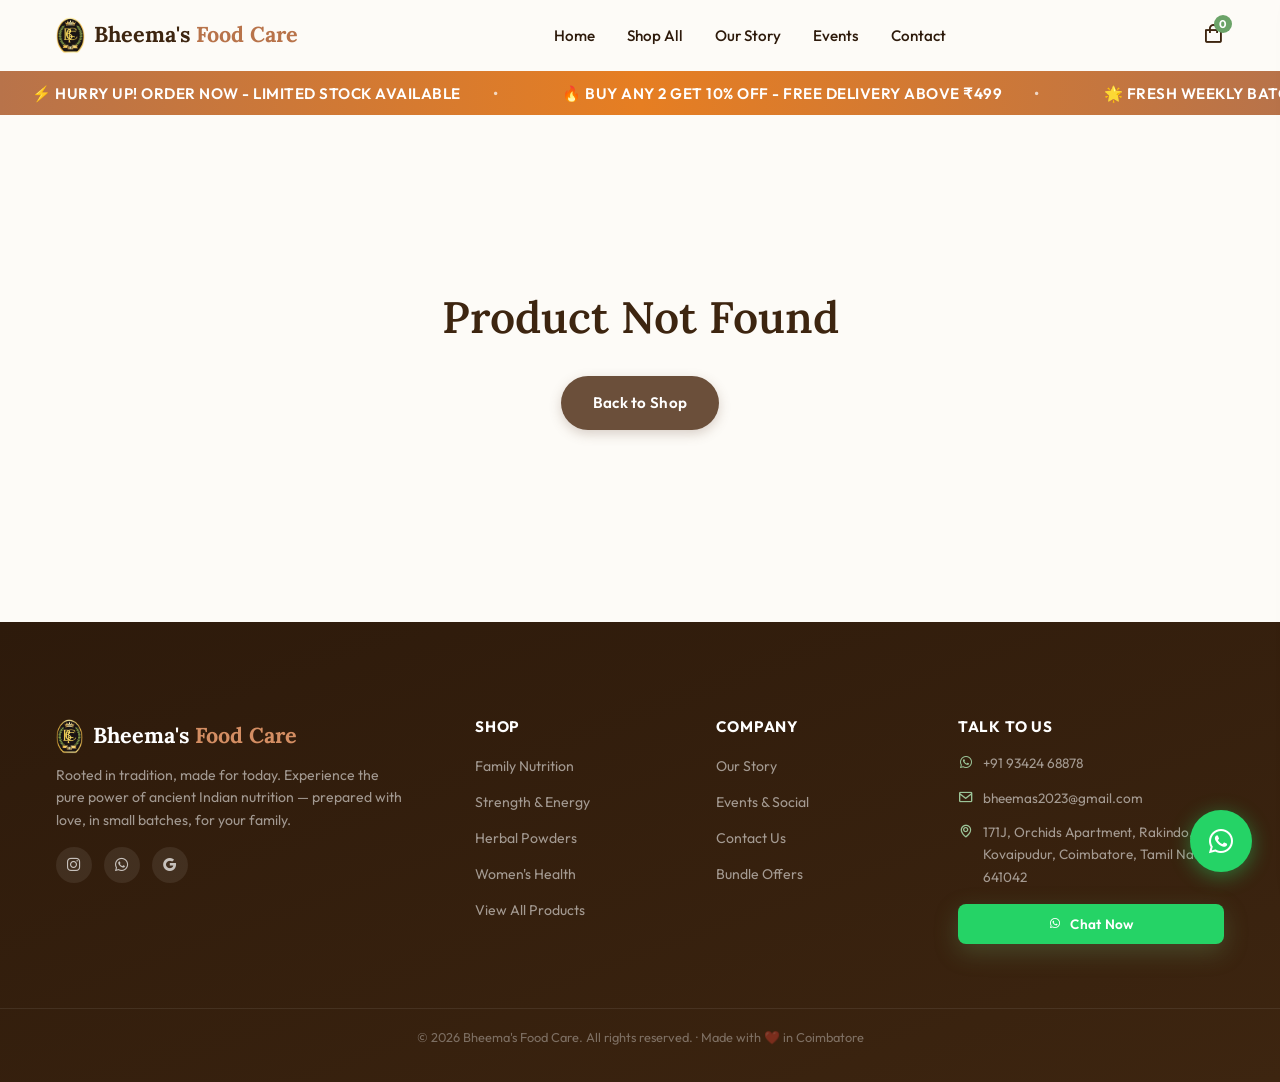
<file: product.html>
<!DOCTYPE html>
<html lang="en">

<head>
    <meta charset="UTF-8">
    <meta name="viewport" content="width=device-width, initial-scale=1.0">
    <title>Product Details | Bheema's Food Care</title>

    <link rel="preconnect" href="https://fonts.googleapis.com">
    <link rel="preconnect" href="https://fonts.gstatic.com" crossorigin>
    <link
        href="https://fonts.googleapis.com/css2?family=Lora:ital,wght@0,400;0,500;0,600;0,700;1,400&family=Outfit:wght@300;400;500;600;700&display=swap"
        rel="stylesheet">
    <link href='https://unpkg.com/boxicons@2.1.4/css/boxicons.min.css' rel='stylesheet'>
    <link rel="stylesheet" href="css/style.css">
    <link rel="icon" type="image/png" href="images/logo/logo.png">

    <style>
        .product-page {
            padding: var(--space-xl) 0;
        }

        .product-layout {
            display: grid;
            grid-template-columns: 1fr 1fr;
            gap: var(--space-xl);
            align-items: flex-start;
        }

        .product-image-container {
            position: sticky;
            top: 100px;
            background-color: var(--color-bg-alt);
            border-radius: var(--radius-lg);
            overflow: hidden;
            display: flex;
            align-items: center;
            justify-content: center;
            padding: var(--space-lg);
        }

        .product-image-container img {
            max-width: 100%;
            height: auto;
            object-fit: contain;
        }

        .product-info h1 {
            font-size: clamp(2rem, 4vw, 3rem);
            margin-bottom: 1rem;
        }

        .product-info .price {
            font-size: 2rem;
            font-weight: 700;
            color: var(--color-primary);
            margin-bottom: 1.5rem;
        }

        .weight-selector {
            margin-bottom: 2rem;
        }

        .weight-options {
            display: flex;
            gap: 1rem;
            margin-top: 0.5rem;
        }

        .weight-btn {
            padding: 0.5rem 1.5rem;
            border: 1px solid var(--color-border);
            border-radius: var(--radius-sm);
            background: white;
            cursor: pointer;
            font-weight: 500;
            transition: all var(--transition-fast);
        }

        .weight-btn.active {
            background-color: var(--color-primary);
            color: white;
            border-color: var(--color-primary);
        }

        .add-actions {
            display: flex;
            gap: 1rem;
            margin-bottom: 1.5rem;
        }

        .qty-input {
            display: flex;
            align-items: center;
            border: 1px solid var(--color-border);
            border-radius: var(--radius-sm);
            overflow: hidden;
        }

        .qty-input button {
            background: var(--color-bg-alt);
            border: none;
            width: 40px;
            height: 48px;
            cursor: pointer;
            font-size: 1.25rem;
        }

        .qty-input input {
            width: 50px;
            text-align: center;
            border: none;
            font-size: 1rem;
            font-weight: 600;
            background: transparent;
        }

        .btn-whatsapp {
            background-color: #25D366;
            color: white;
            border: none;
            display: flex;
            align-items: center;
            justify-content: center;
            gap: 0.5rem;
            font-weight: 600;
        }

        .btn-whatsapp:hover {
            background-color: #128C7E;
        }

        .pd-accordion-item {
            border-bottom: 1px solid var(--color-border);
        }

        .pd-accordion-header {
            padding: 1rem 0;
            display: flex;
            justify-content: space-between;
            align-items: center;
            cursor: pointer;
            font-weight: 600;
        }

        .pd-accordion-content {
            padding-bottom: 1rem;
            display: none;
            color: var(--color-text-muted);
        }

        .pd-accordion-item.active .pd-accordion-content {
            display: block;
        }

        .pd-accordion-item.active .bx-chevron-down {
            transform: rotate(180deg);
        }

        @media (max-width: 868px) {
            .product-layout {
                grid-template-columns: 1fr;
            }

            .product-image-container {
                position: relative;
                top: 0;
            }
        }
    </style>
</head>

<body>
    <!-- Navbar -->
    <header class="header">
        <div class="container nav-container">
            <a href="index.html" class="logo">
                <img src="images/logo/logo.png" alt="Bheema's Food Care" class="logo-img">
                <span>Bheema's <span class="accent-text">Food Care</span></span>
            </a>

            <nav class="nav-menu" id="nav-menu">
                <ul class="nav-list">
                    <li class="nav-item"><a href="index.html" class="nav-link">Home</a></li>
                    <li class="nav-item"><a href="shop.html" class="nav-link">Shop All</a></li>
                    <li class="nav-item"><a href="story.html" class="nav-link">Our Story</a></li>
                    <li class="nav-item"><a href="social.html" class="nav-link">Events</a></li>
                    <li class="nav-item"><a href="contact.html" class="nav-link">Contact</a></li>
                </ul>
            </nav>

            <div class="nav-actions">
                <button class="cart-btn" id="cart-btn" aria-label="Open Cart">
                    <i class='bx bx-shopping-bag'></i>
                    <span class="cart-count" id="cart-count">0</span>
                </button>
                <div class="mobile-toggle" id="mobile-toggle">
                    <i class='bx bx-menu'></i>
                </div>
            </div>
        </div>
    </header>

    <!-- Scrolling Banner -->
    <div class="scrolling-banner">
        <div class="scrolling-content">
            <span>⚡ Hurry Up! Order Now - Limited Stock Available</span>
            <span>🔥 Buy Any 2 Get 10% Off - Free Delivery Above ₹499</span>
            <span>🌟 Fresh Weekly Batches - Order Today!</span>
            <span>💚 100% Natural - No Preservatives</span>
            <span>⏰ Fast Delivery Across Tamil Nadu</span>
            <span>🎁 Family Combo Packs - Save Up to 15%</span>
        </div>
    </div>

    <!-- Cart Sidebar -->
    <div class="cart-overlay" id="cart-overlay"></div>
    <div class="cart-sidebar" id="cart-sidebar">
        <div class="cart-header">
            <h3>Your Cart</h3>
            <button class="close-cart" id="close-cart"><i class='bx bx-x'></i></button>
        </div>
        <div class="cart-items" id="cart-items"></div>
        <div class="cart-footer">
            <div class="cart-total">
                <span>Total</span>
                <span id="cart-total-amount">₹0</span>
            </div>
            <button class="btn btn-primary btn-block whatsapp-btn" id="checkout-btn">
                <i class='bx bxl-whatsapp'></i> Order via WhatsApp
            </button>
        </div>
    </div>

    <main class="product-page">
        <div class="container" id="product-container">
            <!-- Product data will be injected here by main.js -->
            <div style="text-align: center; padding: 5rem 0;">
                <p>Loading product details...</p>
            </div>
        </div>
    </main>

    <!-- Footer -->
    <footer class="footer">
        <div class="container footer-container">
            <div class="footer-brand">
                <a href="index.html" class="logo footer-logo">
                    <img src="images/logo/logo.png" alt="Bheema's Food Care" class="logo-img" style="height: 36px; width: auto;">
                    <span>Bheema's <span class="accent-text">Food Care</span></span>
                </a>
                <p class="footer-desc">Rooted in tradition, made for today. Experience the pure power of ancient Indian nutrition — prepared with love, in small batches, for your family.</p>
                <div class="social-links">
                    <a href="https://www.instagram.com/bheemas_food_care/" target="_blank" aria-label="Instagram"><i class='bx bxl-instagram'></i></a>
                    <a href="https://wa.me/919342468878" target="_blank" aria-label="WhatsApp"><i class='bx bxl-whatsapp'></i></a>
                    <a href="https://share.google/5v4LZO8jNktmcIV72" target="_blank" aria-label="Google Business Profile" title="Find us on Google"><i class='bx bxl-google'></i></a>
                </div>
            </div>

            <div class="footer-links">
                <h4>Shop</h4>
                <ul>
                    <li><a href="shop.html?category=family">Family Nutrition</a></li>
                    <li><a href="shop.html?category=strength">Strength &amp; Energy</a></li>
                    <li><a href="shop.html?category=herbal">Herbal Powders</a></li>
                    <li><a href="shop.html?category=women">Women's Health</a></li>
                    <li><a href="shop.html">View All Products</a></li>
                </ul>
            </div>

            <div class="footer-links">
                <h4>Company</h4>
                <ul>
                    <li><a href="story.html">Our Story</a></li>
                    <li><a href="social.html">Events &amp; Social</a></li>
                    <li><a href="contact.html">Contact Us</a></li>
                    <li><a href="index.html#bundles">Bundle Offers</a></li>
                </ul>
            </div>

            <div class="footer-contact">
                <h4>Talk to Us</h4>
                <p><i class='bx bxl-whatsapp'></i> +91 93424 68878</p>
                <p><i class='bx bx-envelope'></i> bheemas2023@gmail.com</p>
                <p><i class='bx bx-map'></i> 171J, Orchids Apartment, Rakindo, Kovaipudur, Coimbatore, Tamil Nadu - 641042</p>
                <a href="https://wa.me/919342468878?text=Hi%21%20I%27d%20like%20to%20know%20more%20about%20Bheema%27s%20Food%20Care%20products." target="_blank" class="btn btn-whatsapp btn-sm" style="margin-top: 1rem; border-radius: 8px;">
                    <i class='bx bxl-whatsapp'></i> Chat Now
                </a>
            </div>
        </div>

        <div class="footer-bottom">
            <div class="container">
                <p>&copy; 2026 Bheema's Food Care. All rights reserved. · Made with ❤️ in Coimbatore</p>
            </div>
        </div>
    </footer>

    <!-- Scripts -->
    <script src="js/products.js?v=5"></script>
    <script src="js/main.js?v=5"></script>
</body>

</html>
</file>
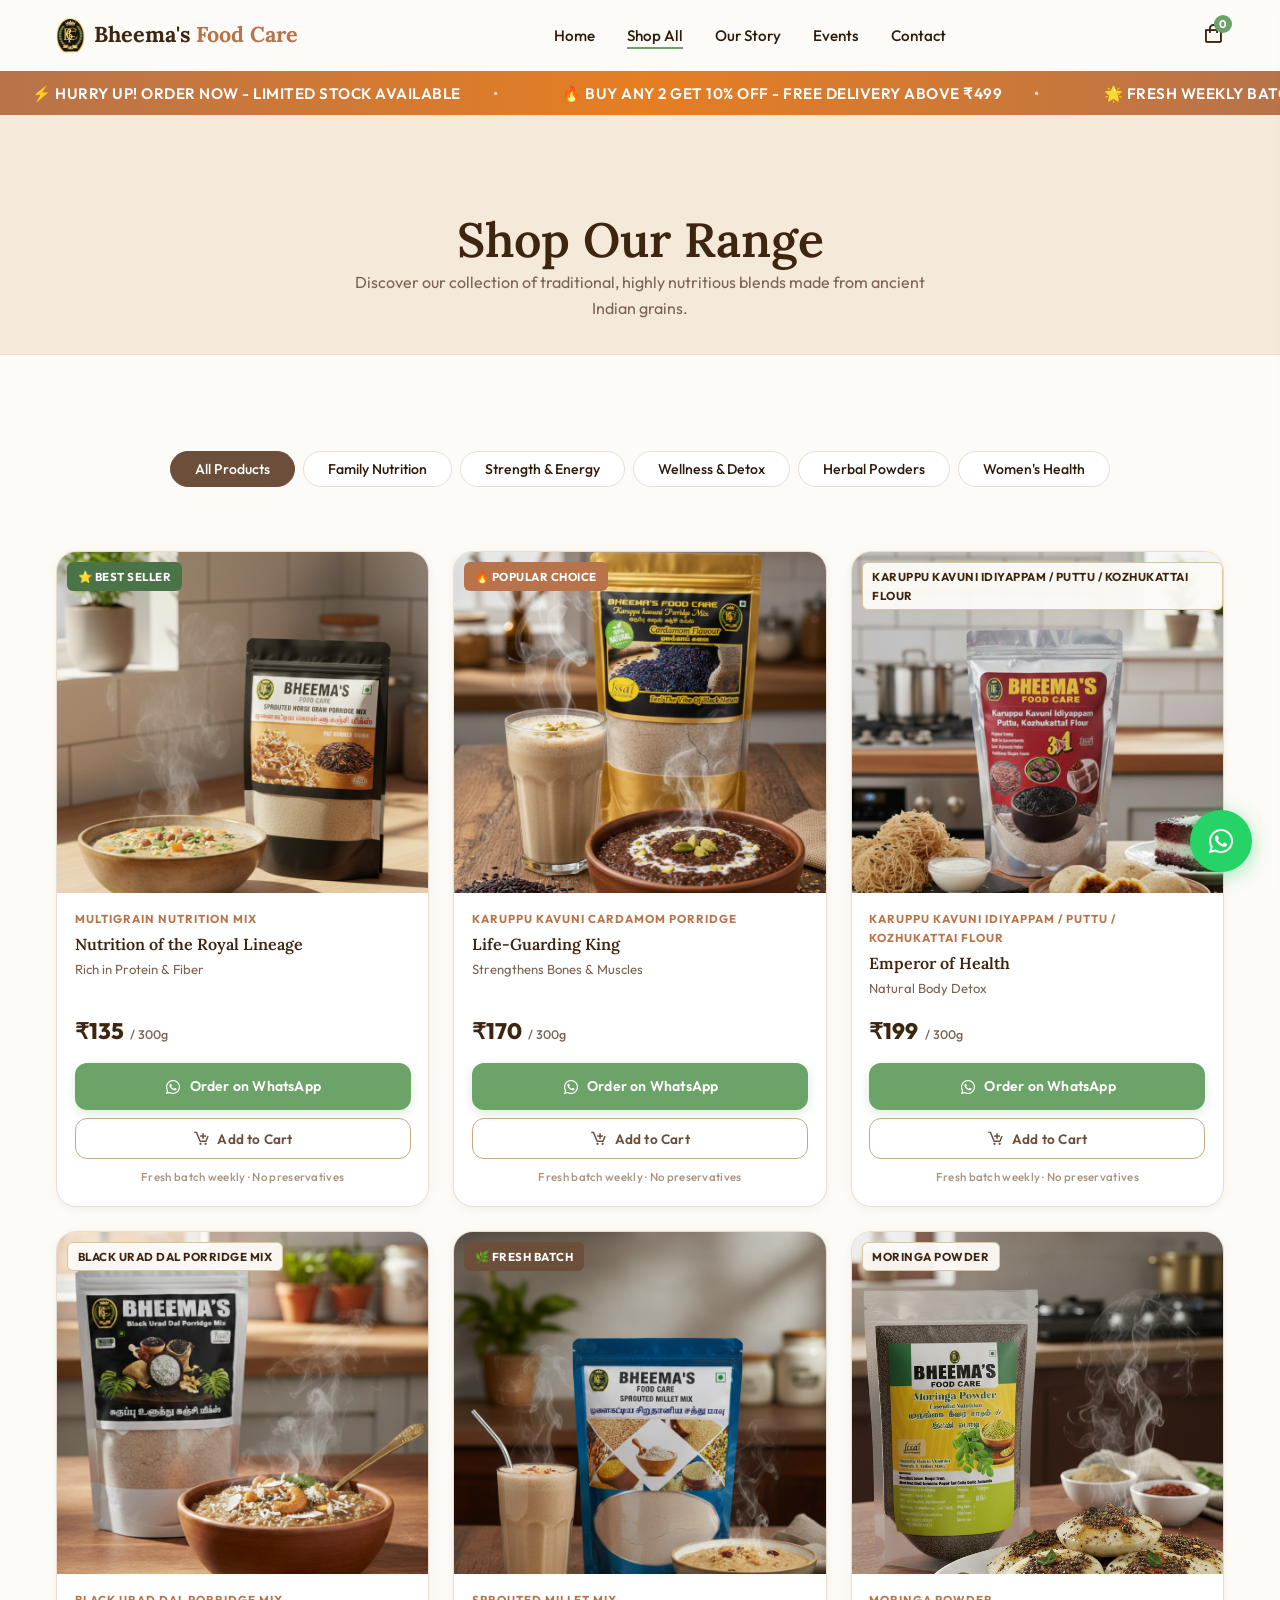
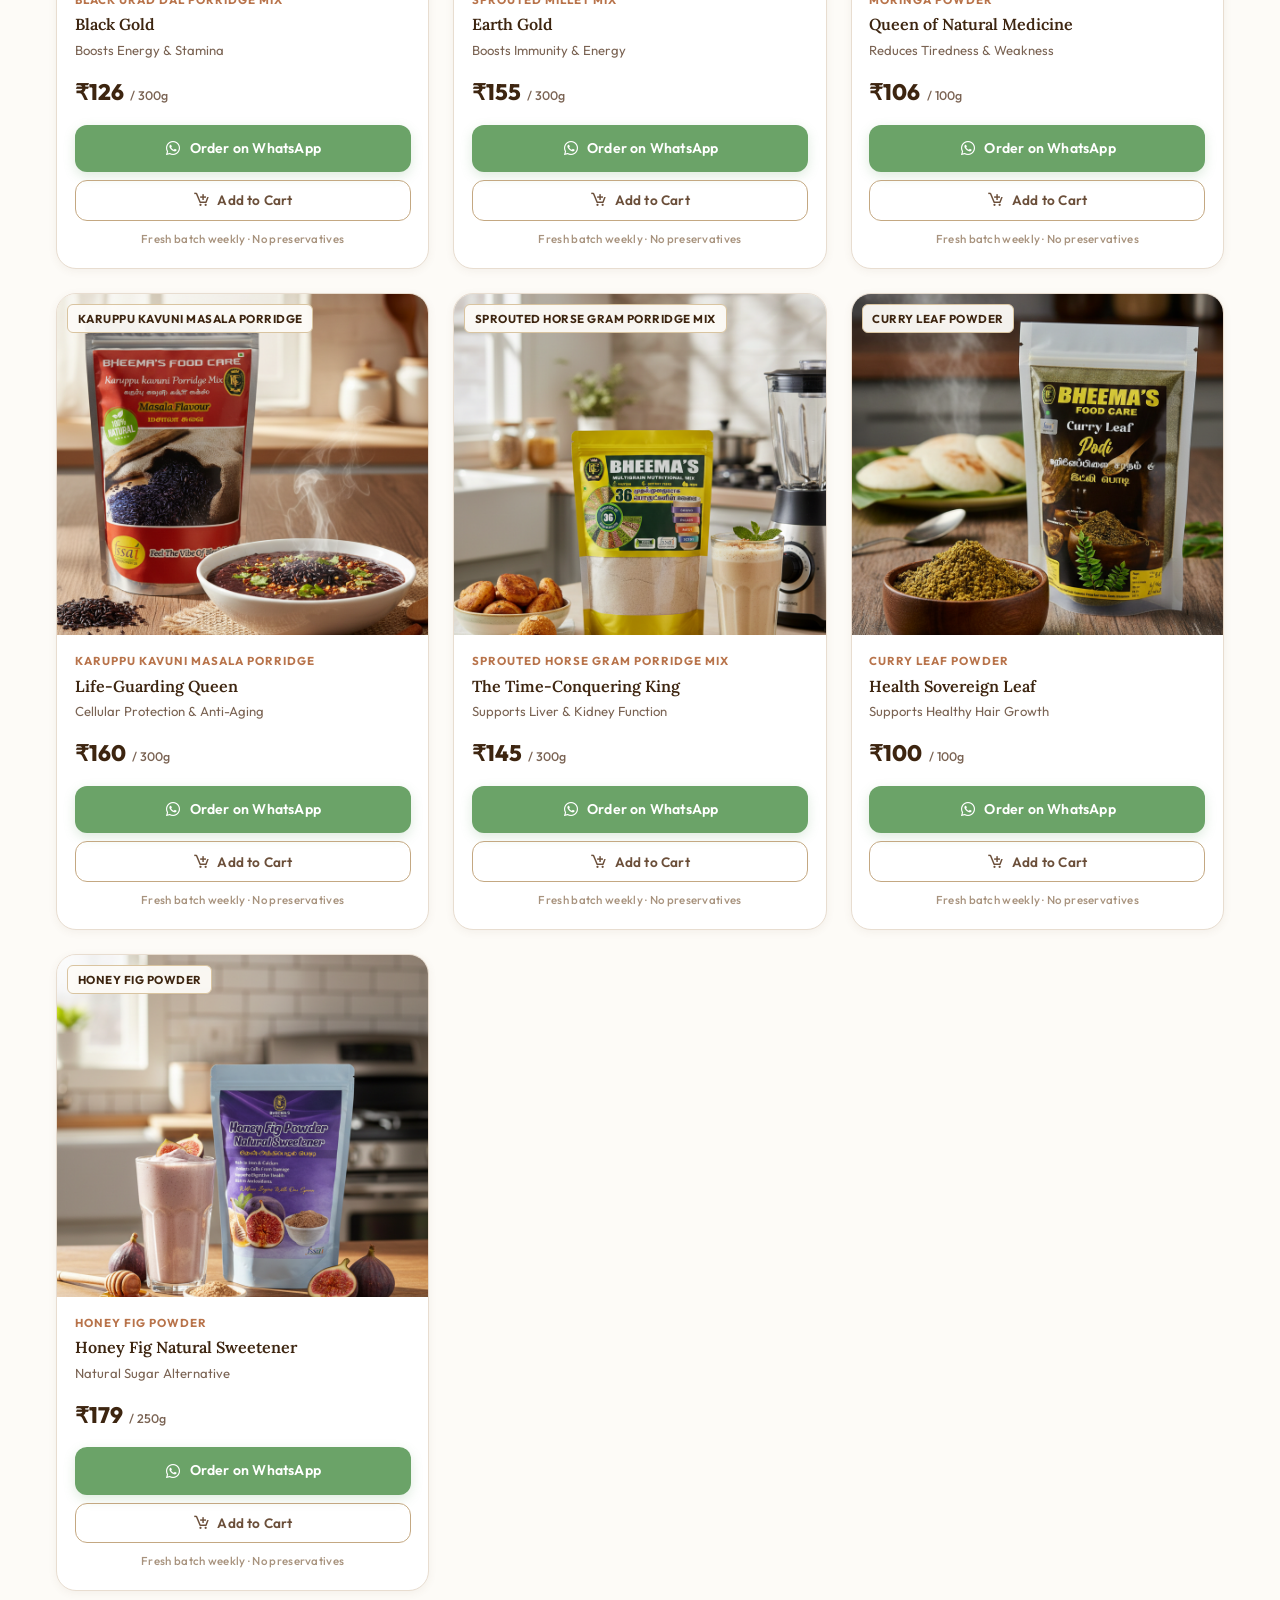
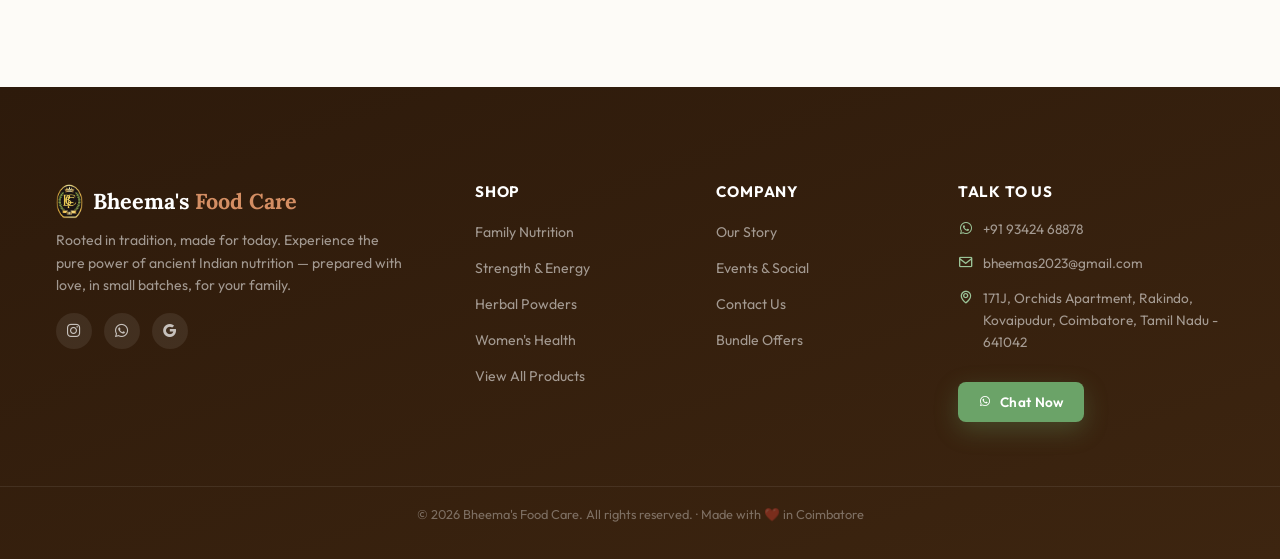
<file: shop.html>
<!DOCTYPE html>
<html lang="en">

<head>
    <meta charset="UTF-8">
    <meta name="viewport" content="width=device-width, initial-scale=1.0">
    <title>Shop | Bheema's Food Care</title>

    <link rel="preconnect" href="https://fonts.googleapis.com">
    <link rel="preconnect" href="https://fonts.gstatic.com" crossorigin>
    <link
        href="https://fonts.googleapis.com/css2?family=Lora:ital,wght@0,400;0,500;0,600;0,700;1,400&family=Outfit:wght@300;400;500;600;700&display=swap"
        rel="stylesheet">
    <link href='https://unpkg.com/boxicons@2.1.4/css/boxicons.min.css' rel='stylesheet'>
    <link rel="stylesheet" href="css/style.css">
    <link rel="icon" type="image/png" href="images/logo/logo.png">

    <style>
        .page-header {
            background-color: var(--color-bg-alt);
            padding: var(--space-xl) 0 var(--space-md);
            text-align: center;
            border-bottom: 1px solid var(--color-border);
        }

        .filter-container {
            display: flex;
            gap: 1rem;
            margin-bottom: var(--space-lg);
            flex-wrap: wrap;
            justify-content: center;
        }

        .filter-btn {
            padding: 0.5rem 1.5rem;
            border-radius: var(--radius-full);
            background-color: white;
            border: 1px solid var(--color-border);
            color: var(--color-text-main);
            font-weight: 500;
            transition: all var(--transition-fast);
        }

        .filter-btn:hover,
        .filter-btn.active {
            background-color: var(--color-primary);
            color: white;
            border-color: var(--color-primary);
        }
    </style>
</head>

<body>
    <!-- Navbar -->
    <header class="header">
        <div class="container nav-container">
            <a href="index.html" class="logo">
                <img src="images/logo/logo.png" alt="Bheema's Food Care" class="logo-img">
                <span>Bheema's <span class="accent-text">Food Care</span></span>
            </a>

            <nav class="nav-menu" id="nav-menu">
                <ul class="nav-list">
                    <li class="nav-item"><a href="index.html" class="nav-link">Home</a></li>
                    <li class="nav-item"><a href="shop.html" class="nav-link active">Shop All</a></li>
                    <li class="nav-item"><a href="story.html" class="nav-link">Our Story</a></li>
                    <li class="nav-item"><a href="social.html" class="nav-link">Events</a></li>
                    <li class="nav-item"><a href="contact.html" class="nav-link">Contact</a></li>
                </ul>
            </nav>

            <div class="nav-actions">
                <button class="cart-btn" id="cart-btn" aria-label="Open Cart">
                    <i class='bx bx-shopping-bag'></i>
                    <span class="cart-count" id="cart-count">0</span>
                </button>
                <div class="mobile-toggle" id="mobile-toggle">
                    <i class='bx bx-menu'></i>
                </div>
            </div>
        </div>
    </header>

    <!-- Scrolling Banner -->
    <div class="scrolling-banner">
        <div class="scrolling-content">
            <span>⚡ Hurry Up! Order Now - Limited Stock Available</span>
            <span>🔥 Buy Any 2 Get 10% Off - Free Delivery Above ₹499</span>
            <span>🌟 Fresh Weekly Batches - Order Today!</span>
            <span>💚 100% Natural - No Preservatives</span>
            <span>⏰ Fast Delivery Across Tamil Nadu</span>
            <span>🎁 Family Combo Packs - Save Up to 15%</span>
        </div>
    </div>

    <!-- Cart Sidebar -->
    <div class="cart-overlay" id="cart-overlay"></div>
    <div class="cart-sidebar" id="cart-sidebar">
        <div class="cart-header">
            <h3>Your Cart</h3>
            <button class="close-cart" id="close-cart"><i class='bx bx-x'></i></button>
        </div>
        <div class="cart-items" id="cart-items">
            <!-- Cart items will be rendered here dynamically -->
        </div>
        <div class="cart-footer">
            <div class="cart-total">
                <span>Total</span>
                <span id="cart-total-amount">₹0</span>
            </div>
            <button class="btn btn-primary btn-block whatsapp-btn" id="checkout-btn">
                <i class='bx bxl-whatsapp'></i> Order via WhatsApp
            </button>
            <p class="cart-notice">Payment upon delivery or via direct transfer.</p>
        </div>
    </div>

    <main>
        <section class="page-header">
            <div class="container">
                <h1 style="font-size: clamp(2rem, 4vw, 3rem);">Shop Our Range</h1>
                <p style="color: var(--color-text-muted); max-width: 600px; margin: 0 auto;">Discover our collection of
                    traditional, highly nutritious blends made from ancient Indian grains.</p>
            </div>
        </section>

        <section class="section-padding">
            <div class="container">
                <!-- Filters -->
                <div class="filter-container" id="shop-filters">
                    <button class="filter-btn active" data-filter="all">All Products</button>
                    <button class="filter-btn" data-filter="family">Family Nutrition</button>
                    <button class="filter-btn" data-filter="strength">Strength & Energy</button>
                    <button class="filter-btn" data-filter="wellness">Wellness & Detox</button>
                    <button class="filter-btn" data-filter="herbal">Herbal Powders</button>
                    <button class="filter-btn" data-filter="women">Women's Health</button>
                </div>

                <!-- Product Grid -->
                <div class="product-grid" id="shop-products-grid">
                    <!-- Products injected via JS -->
                </div>
            </div>
        </section>
    </main>

    <!-- Footer -->
    <footer class="footer">
        <div class="container footer-container">
            <div class="footer-brand">
                <a href="index.html" class="logo footer-logo">
                    <img src="images/logo/logo.png" alt="Bheema's Food Care" class="logo-img" style="height: 36px; width: auto;">
                    <span>Bheema's <span class="accent-text">Food Care</span></span>
                </a>
                <p class="footer-desc">Rooted in tradition, made for today. Experience the pure power of ancient Indian nutrition — prepared with love, in small batches, for your family.</p>
                <div class="social-links">
                    <a href="https://www.instagram.com/bheemas_food_care/" target="_blank" aria-label="Instagram"><i class='bx bxl-instagram'></i></a>
                    <a href="https://wa.me/919342468878" target="_blank" aria-label="WhatsApp"><i class='bx bxl-whatsapp'></i></a>
                    <a href="https://share.google/5v4LZO8jNktmcIV72" target="_blank" aria-label="Google Business Profile" title="Find us on Google"><i class='bx bxl-google'></i></a>
                </div>
            </div>

            <div class="footer-links">
                <h4>Shop</h4>
                <ul>
                    <li><a href="shop.html?category=family">Family Nutrition</a></li>
                    <li><a href="shop.html?category=strength">Strength &amp; Energy</a></li>
                    <li><a href="shop.html?category=herbal">Herbal Powders</a></li>
                    <li><a href="shop.html?category=women">Women's Health</a></li>
                    <li><a href="shop.html">View All Products</a></li>
                </ul>
            </div>

            <div class="footer-links">
                <h4>Company</h4>
                <ul>
                    <li><a href="story.html">Our Story</a></li>
                    <li><a href="social.html">Events &amp; Social</a></li>
                    <li><a href="contact.html">Contact Us</a></li>
                    <li><a href="index.html#bundles">Bundle Offers</a></li>
                </ul>
            </div>

            <div class="footer-contact">
                <h4>Talk to Us</h4>
                <p><i class='bx bxl-whatsapp'></i> +91 93424 68878</p>
                <p><i class='bx bx-envelope'></i> bheemas2023@gmail.com</p>
                <p><i class='bx bx-map'></i> 171J, Orchids Apartment, Rakindo, Kovaipudur, Coimbatore, Tamil Nadu - 641042</p>
                <a href="https://wa.me/919342468878?text=Hi%21%20I%27d%20like%20to%20know%20more%20about%20Bheema%27s%20Food%20Care%20products." target="_blank" class="btn btn-whatsapp btn-sm" style="margin-top: 1rem; border-radius: 8px;">
                    <i class='bx bxl-whatsapp'></i> Chat Now
                </a>
            </div>
        </div>

        <div class="footer-bottom">
            <div class="container">
                <p>&copy; 2026 Bheema's Food Care. All rights reserved. · Made with ❤️ in Coimbatore</p>
            </div>
        </div>
    </footer>

    <!-- Scripts -->
    <script src="js/products.js?v=5"></script>
    <script src="js/main.js?v=5"></script>
</body>

</html>
</file>
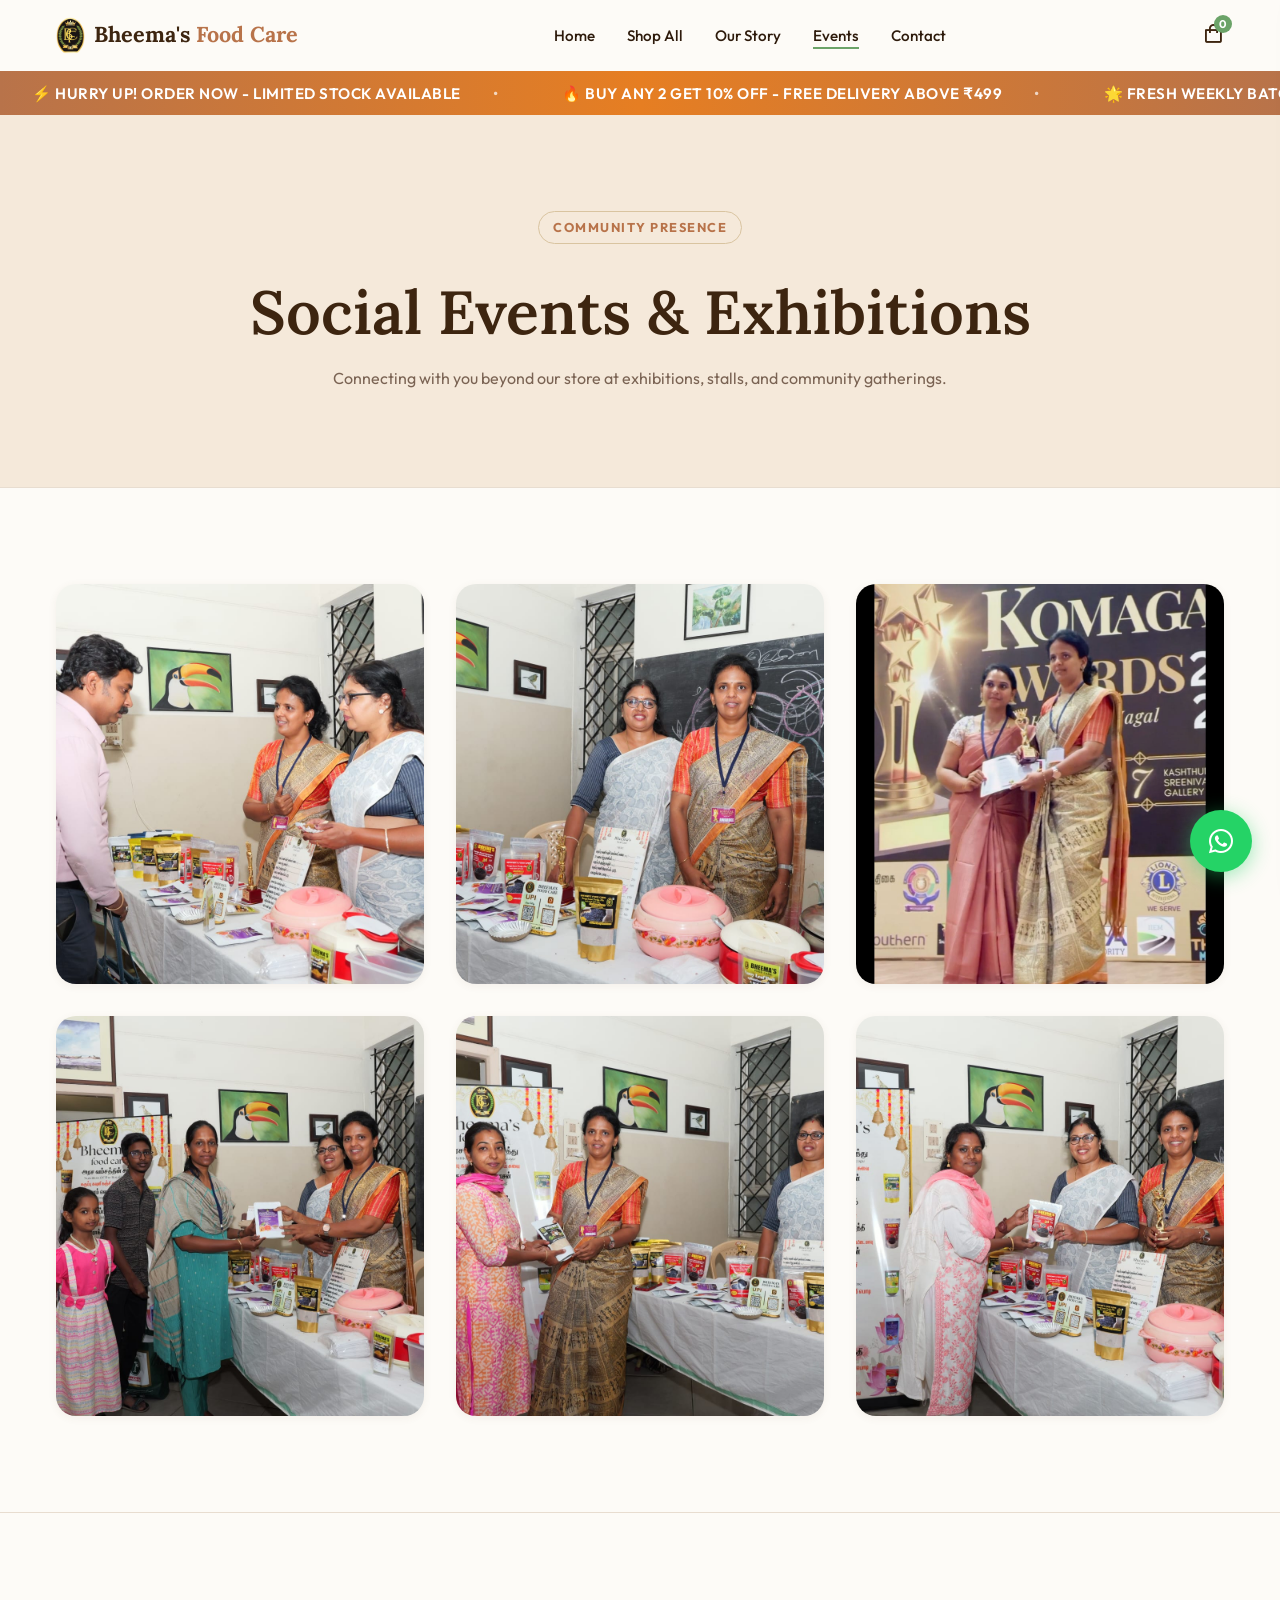
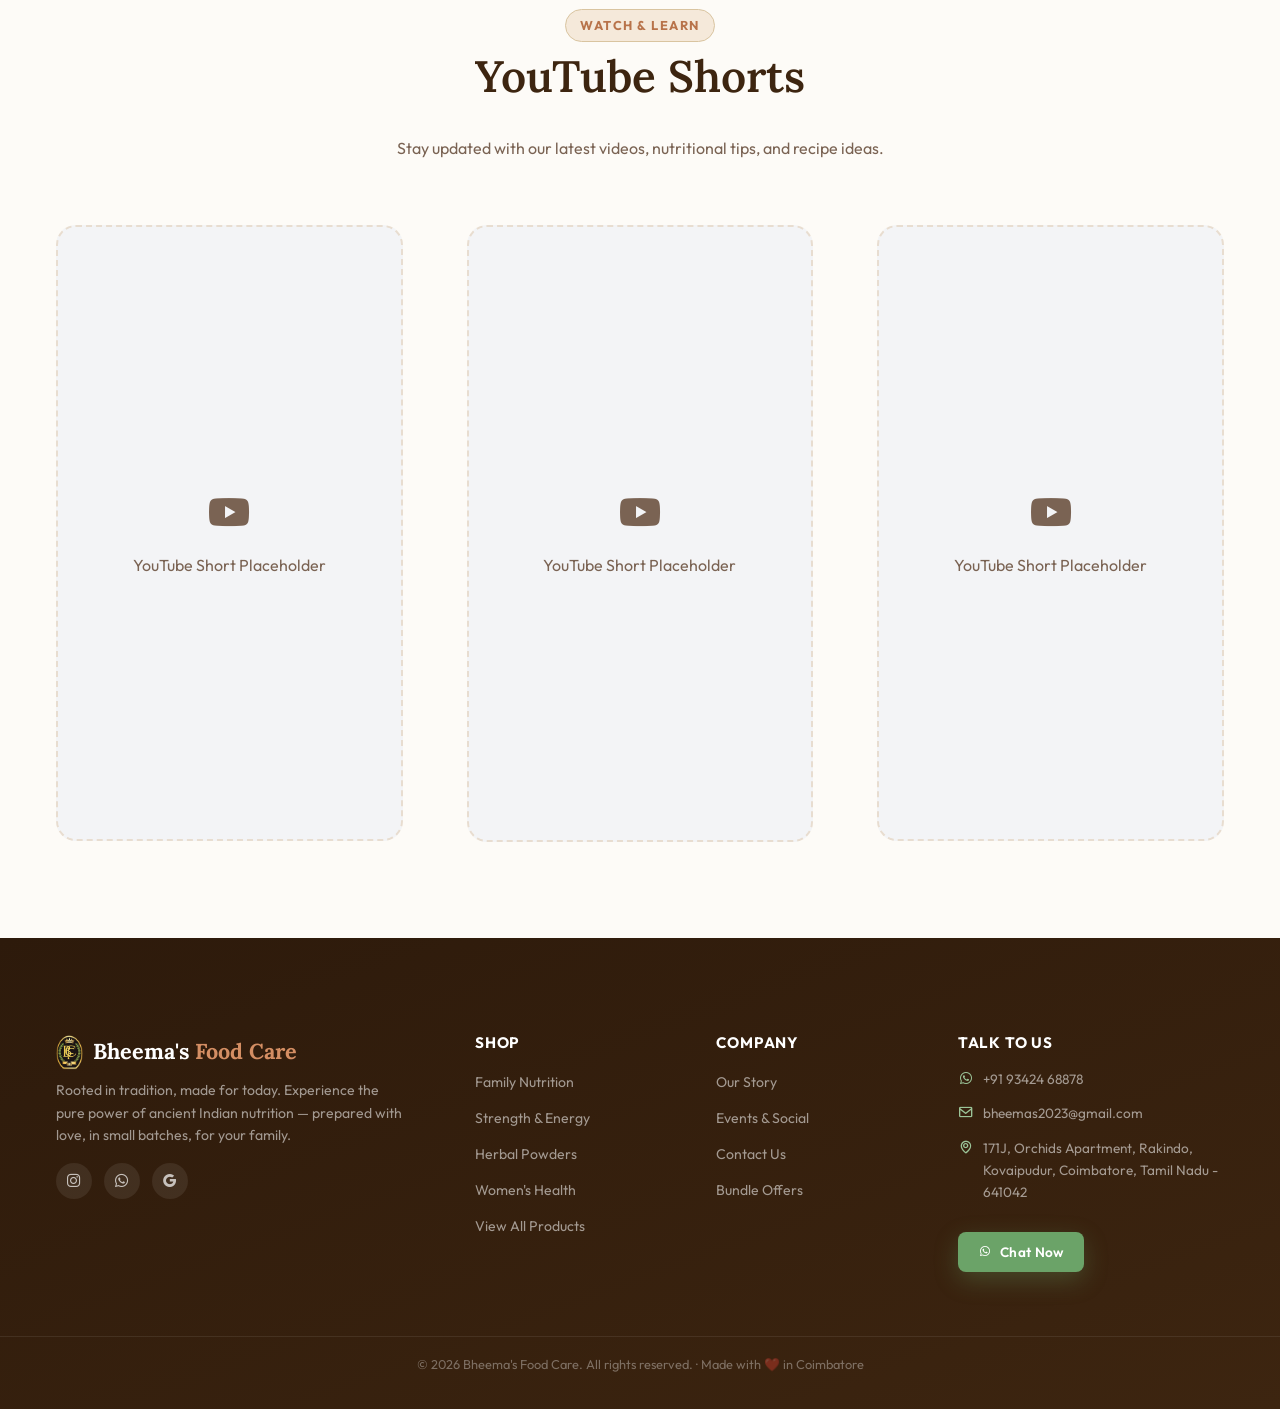
<file: social.html>
<!DOCTYPE html>
<html lang="en">

<head>
    <meta charset="UTF-8">
    <meta name="viewport" content="width=device-width, initial-scale=1.0">
    <title>Events & Social | Bheema's Food Care</title>
    <meta name="description"
        content="Our presence in the community, social events, and educational YouTube Shorts about traditional Indian nutrition.">

    <!-- Google Fonts -->
    <link rel="preconnect" href="https://fonts.googleapis.com">
    <link rel="preconnect" href="https://fonts.gstatic.com" crossorigin>
    <link
        href="https://fonts.googleapis.com/css2?family=Lora:ital,wght@0,400;0,500;0,600;0,700;1,400&family=Outfit:wght@300;400;500;600;700&display=swap"
        rel="stylesheet">

    <!-- BoxIcons -->
    <link href='https://unpkg.com/boxicons@2.1.4/css/boxicons.min.css' rel='stylesheet'>

    <!-- Custom CSS -->
    <link rel="stylesheet" href="css/style.css">
    <link rel="icon" type="image/png" href="images/logo/logo.png">

    <style>
        .social-header {
            background-color: var(--color-bg-alt);
            padding: var(--space-xl) 0;
            text-align: center;
            border-bottom: 1px solid var(--color-border);
        }

        .gallery-grid {
            display: grid;
            grid-template-columns: repeat(auto-fill, minmax(300px, 1fr));
            gap: var(--space-md);
            padding: var(--space-xl) 0;
        }

        .gallery-item {
            border-radius: var(--radius-lg);
            overflow: hidden;
            box-shadow: var(--shadow-sm);
            transition: transform var(--transition-medium);
        }

        .gallery-item img {
            width: 100%;
            height: 400px;
            object-fit: cover;
            display: block;
        }

        .gallery-item:hover {
            transform: scale(1.02);
            box-shadow: var(--shadow-md);
        }

        .youtube-section {
            padding: var(--space-xl) 0;
            background-color: var(--color-bg-main);
        }

        .youtube-grid {
            display: grid;
            grid-template-columns: repeat(auto-fill, minmax(280px, 1fr));
            gap: var(--space-lg);
            margin-top: var(--space-lg);
        }

        .yt-placeholder {
            aspect-ratio: 9/16;
            background-color: #f3f4f6;
            border-radius: var(--radius-lg);
            display: flex;
            align-items: center;
            justify-content: center;
            flex-direction: column;
            border: 2px dashed var(--color-border);
            color: var(--color-text-muted);
            text-decoration: none;
            transition: all var(--transition-fast);
        }

        .yt-placeholder:hover {
            background-color: #e5e7eb;
            border-color: var(--color-primary);
            color: var(--color-primary);
        }

        .yt-placeholder i {
            font-size: 3rem;
            margin-bottom: 1rem;
        }
    </style>
</head>

<body>
    <!-- Navbar -->
    <header class="header">
        <div class="container nav-container">
            <a href="index.html" class="logo">
                <img src="images/logo/logo.png" alt="Bheema's Food Care" class="logo-img">
                <span>Bheema's <span class="accent-text">Food Care</span></span>
            </a>

            <nav class="nav-menu" id="nav-menu">
                <ul class="nav-list">
                    <li class="nav-item"><a href="index.html" class="nav-link">Home</a></li>
                    <li class="nav-item"><a href="shop.html" class="nav-link">Shop All</a></li>
                    <li class="nav-item"><a href="story.html" class="nav-link">Our Story</a></li>
                    <li class="nav-item"><a href="social.html" class="nav-link active">Events</a></li>
                    <li class="nav-item"><a href="contact.html" class="nav-link">Contact</a></li>
                </ul>
            </nav>

            <div class="nav-actions">
                <button class="cart-btn" id="cart-btn" aria-label="Open Cart">
                    <i class='bx bx-shopping-bag'></i>
                    <span class="cart-count" id="cart-count">0</span>
                </button>
                <div class="mobile-toggle" id="mobile-toggle">
                    <i class='bx bx-menu'></i>
                </div>
            </div>
        </div>
    </header>

    <!-- Scrolling Banner -->
    <div class="scrolling-banner">
        <div class="scrolling-content">
            <span>⚡ Hurry Up! Order Now - Limited Stock Available</span>
            <span>🔥 Buy Any 2 Get 10% Off - Free Delivery Above ₹499</span>
            <span>🌟 Fresh Weekly Batches - Order Today!</span>
            <span>💚 100% Natural - No Preservatives</span>
            <span>⏰ Fast Delivery Across Tamil Nadu</span>
            <span>🎁 Family Combo Packs - Save Up to 15%</span>
        </div>
    </div>

    <!-- Cart Sidebar -->
    <div class="cart-overlay" id="cart-overlay"></div>
    <div class="cart-sidebar" id="cart-sidebar">
        <div class="cart-header">
            <h3>Your Cart</h3>
            <button class="close-cart" id="close-cart"><i class='bx bx-x'></i></button>
        </div>
        <div class="cart-items" id="cart-items"></div>
        <div class="cart-footer">
            <div class="cart-total">
                <span>Total</span>
                <span id="cart-total-amount">₹0</span>
            </div>
            <button class="btn btn-primary btn-block whatsapp-btn" id="checkout-btn">
                <i class='bx bxl-whatsapp'></i> Order via WhatsApp
            </button>
        </div>
    </div>

    <main>
        <section class="social-header">
            <div class="container">
                <span class="badge">Community Presence</span>
                <h1 style="margin-top: 1rem;">Social Events & Exhibitions</h1>
                <p style="color: var(--color-text-muted); max-width: 700px; margin: 1rem auto 0;">Connecting with you beyond our store at exhibitions, stalls, and community gatherings.</p>
            </div>
        </section>

        <!-- Image Gallery -->
        <section class="container">
            <div class="gallery-grid">
                <div class="gallery-item">
                    <img src="images/founderdetails/img1.jpeg" alt="Exhibition Stall 1">
                </div>
                <div class="gallery-item">
                    <img src="images/founderdetails/img2.jpeg" alt="Exhibition Stall 2">
                </div>
                <div class="gallery-item">
                    <img src="images/founderdetails/img3.jpeg" alt="Exhibition Stall 3">
                </div>
                <div class="gallery-item">
                    <img src="images/founderdetails/img4.jpeg" alt="Exhibition Stall 4">
                </div>
                <div class="gallery-item">
                    <img src="images/founderdetails/img5.jpeg" alt="Exhibition Stall 5">
                </div>
                <div class="gallery-item">
                    <img src="images/founderdetails/img6.jpeg" alt="Exhibition Stall 6">
                </div>
            </div>
        </section>

        <!-- YouTube Shorts Section -->
        <section class="youtube-section" style="border-top: 1px solid var(--color-border);">
            <div class="container">
                <div class="text-center">
                    <span class="badge" style="margin-bottom: 0.5rem;">Watch & Learn</span>
                    <h2>YouTube Shorts</h2>
                    <p style="color: var(--color-text-muted); max-width: 600px; margin: 0 auto;">Stay updated with our latest videos, nutritional tips, and recipe ideas.</p>
                </div>

                <div class="youtube-grid">
                    <a href="#" class="yt-placeholder">
                        <i class='bx bxl-youtube'></i>
                        <span>YouTube Short Placeholder</span>
                    </a>
                    <a href="#" class="yt-placeholder">
                        <i class='bx bxl-youtube'></i>
                        <span>YouTube Short Placeholder</span>
                    </a>
                    <a href="#" class="yt-placeholder">
                        <i class='bx bxl-youtube'></i>
                        <span>YouTube Short Placeholder</span>
                    </a>
                </div>
            </div>
        </section>
    </main>

    <!-- Footer -->
    <footer class="footer">
        <div class="container footer-container">
            <div class="footer-brand">
                <a href="index.html" class="logo footer-logo">
                    <img src="images/logo/logo.png" alt="Bheema's Food Care" class="logo-img" style="height: 36px; width: auto;">
                    <span>Bheema's <span class="accent-text">Food Care</span></span>
                </a>
                <p class="footer-desc">Rooted in tradition, made for today. Experience the pure power of ancient Indian nutrition — prepared with love, in small batches, for your family.</p>
                <div class="social-links">
                    <a href="https://www.instagram.com/bheemas_food_care/" target="_blank" aria-label="Instagram"><i class='bx bxl-instagram'></i></a>
                    <a href="https://wa.me/919342468878" target="_blank" aria-label="WhatsApp"><i class='bx bxl-whatsapp'></i></a>
                    <a href="https://share.google/5v4LZO8jNktmcIV72" target="_blank" aria-label="Google Business Profile" title="Find us on Google"><i class='bx bxl-google'></i></a>
                </div>
            </div>

            <div class="footer-links">
                <h4>Shop</h4>
                <ul>
                    <li><a href="shop.html?category=family">Family Nutrition</a></li>
                    <li><a href="shop.html?category=strength">Strength &amp; Energy</a></li>
                    <li><a href="shop.html?category=herbal">Herbal Powders</a></li>
                    <li><a href="shop.html?category=women">Women's Health</a></li>
                    <li><a href="shop.html">View All Products</a></li>
                </ul>
            </div>

            <div class="footer-links">
                <h4>Company</h4>
                <ul>
                    <li><a href="story.html">Our Story</a></li>
                    <li><a href="social.html">Events &amp; Social</a></li>
                    <li><a href="contact.html">Contact Us</a></li>
                    <li><a href="index.html#bundles">Bundle Offers</a></li>
                </ul>
            </div>

            <div class="footer-contact">
                <h4>Talk to Us</h4>
                <p><i class='bx bxl-whatsapp'></i> +91 93424 68878</p>
                <p><i class='bx bx-envelope'></i> bheemas2023@gmail.com</p>
                <p><i class='bx bx-map'></i> 171J, Orchids Apartment, Rakindo, Kovaipudur, Coimbatore, Tamil Nadu - 641042</p>
                <a href="https://wa.me/919342468878?text=Hi%21%20I%27d%20like%20to%20know%20more%20about%20Bheema%27s%20Food%20Care%20products." target="_blank" class="btn btn-whatsapp btn-sm" style="margin-top: 1rem; border-radius: 8px;">
                    <i class='bx bxl-whatsapp'></i> Chat Now
                </a>
            </div>
        </div>

        <div class="footer-bottom">
            <div class="container">
                <p>&copy; 2026 Bheema's Food Care. All rights reserved. · Made with ❤️ in Coimbatore</p>
            </div>
        </div>
    </footer>

    <script src="js/products.js?v=5"></script>
    <script src="js/main.js?v=5"></script>
</body>

</html>
</file>
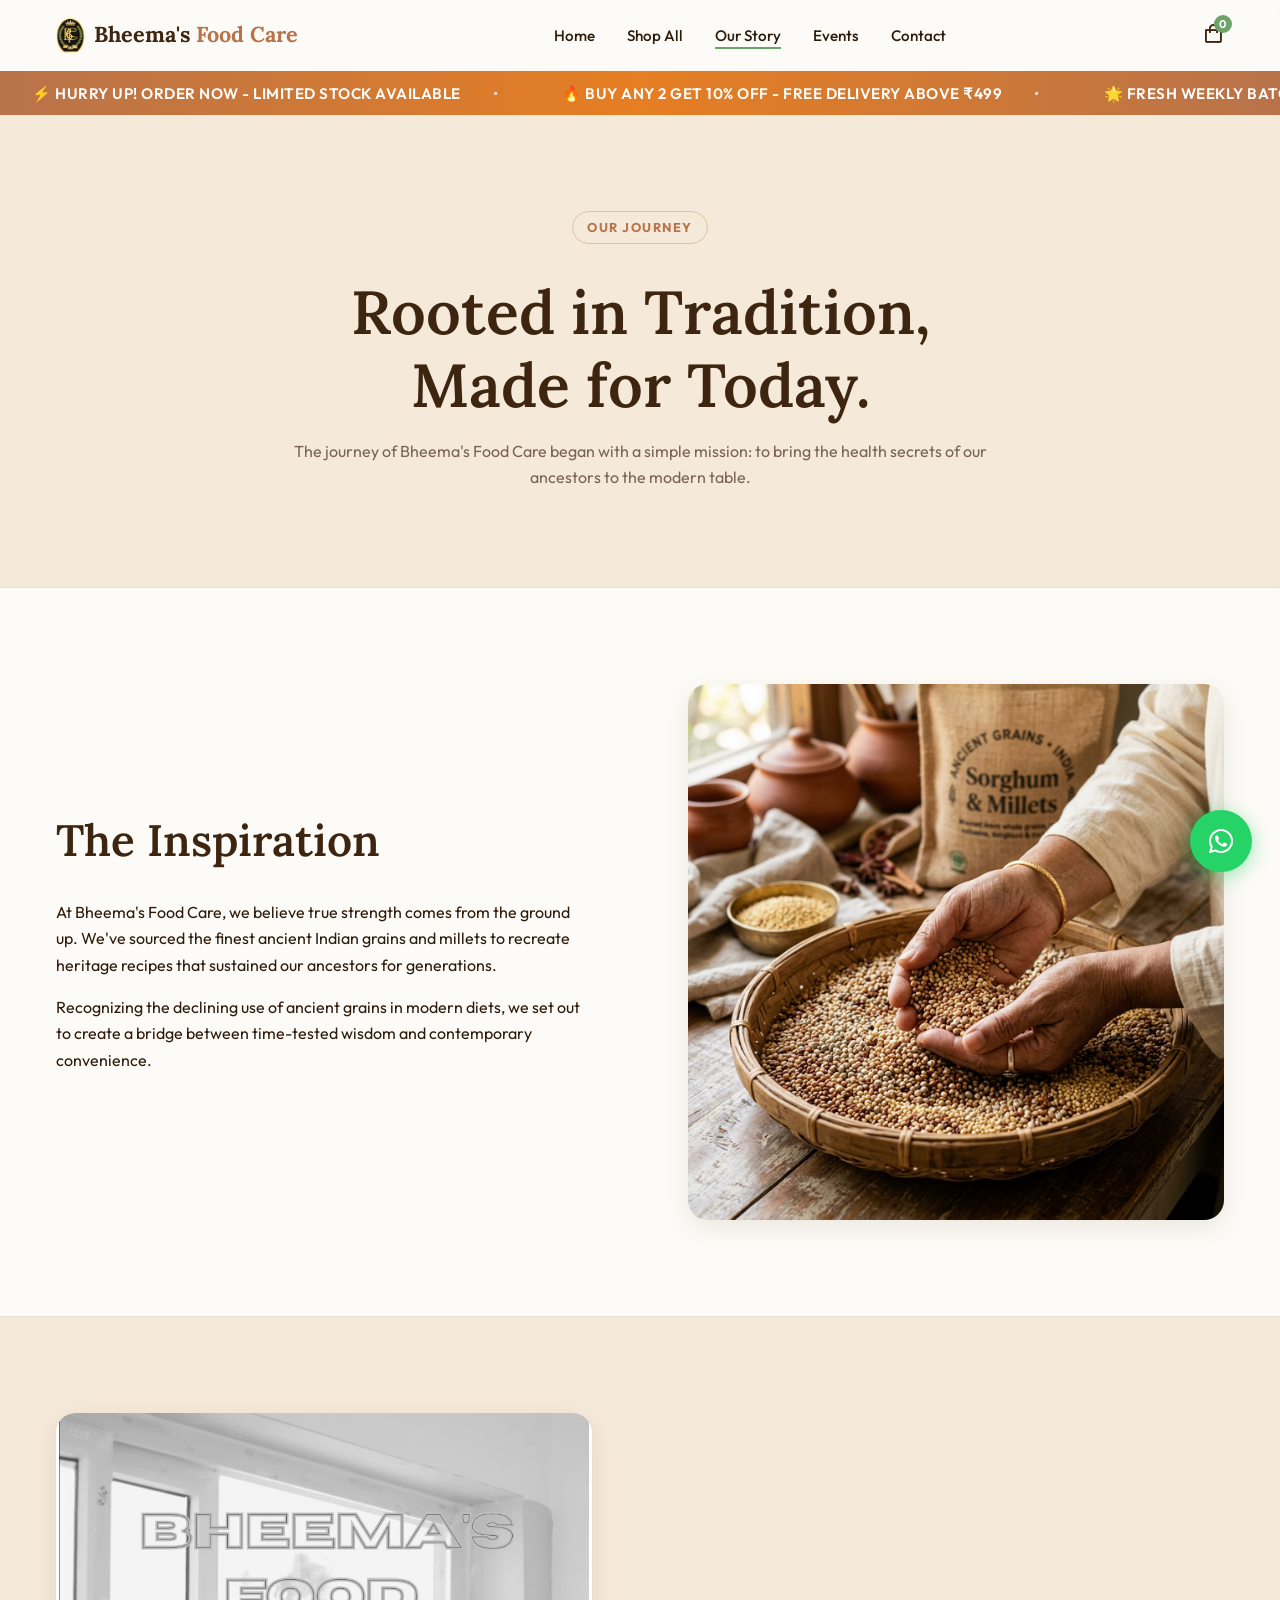
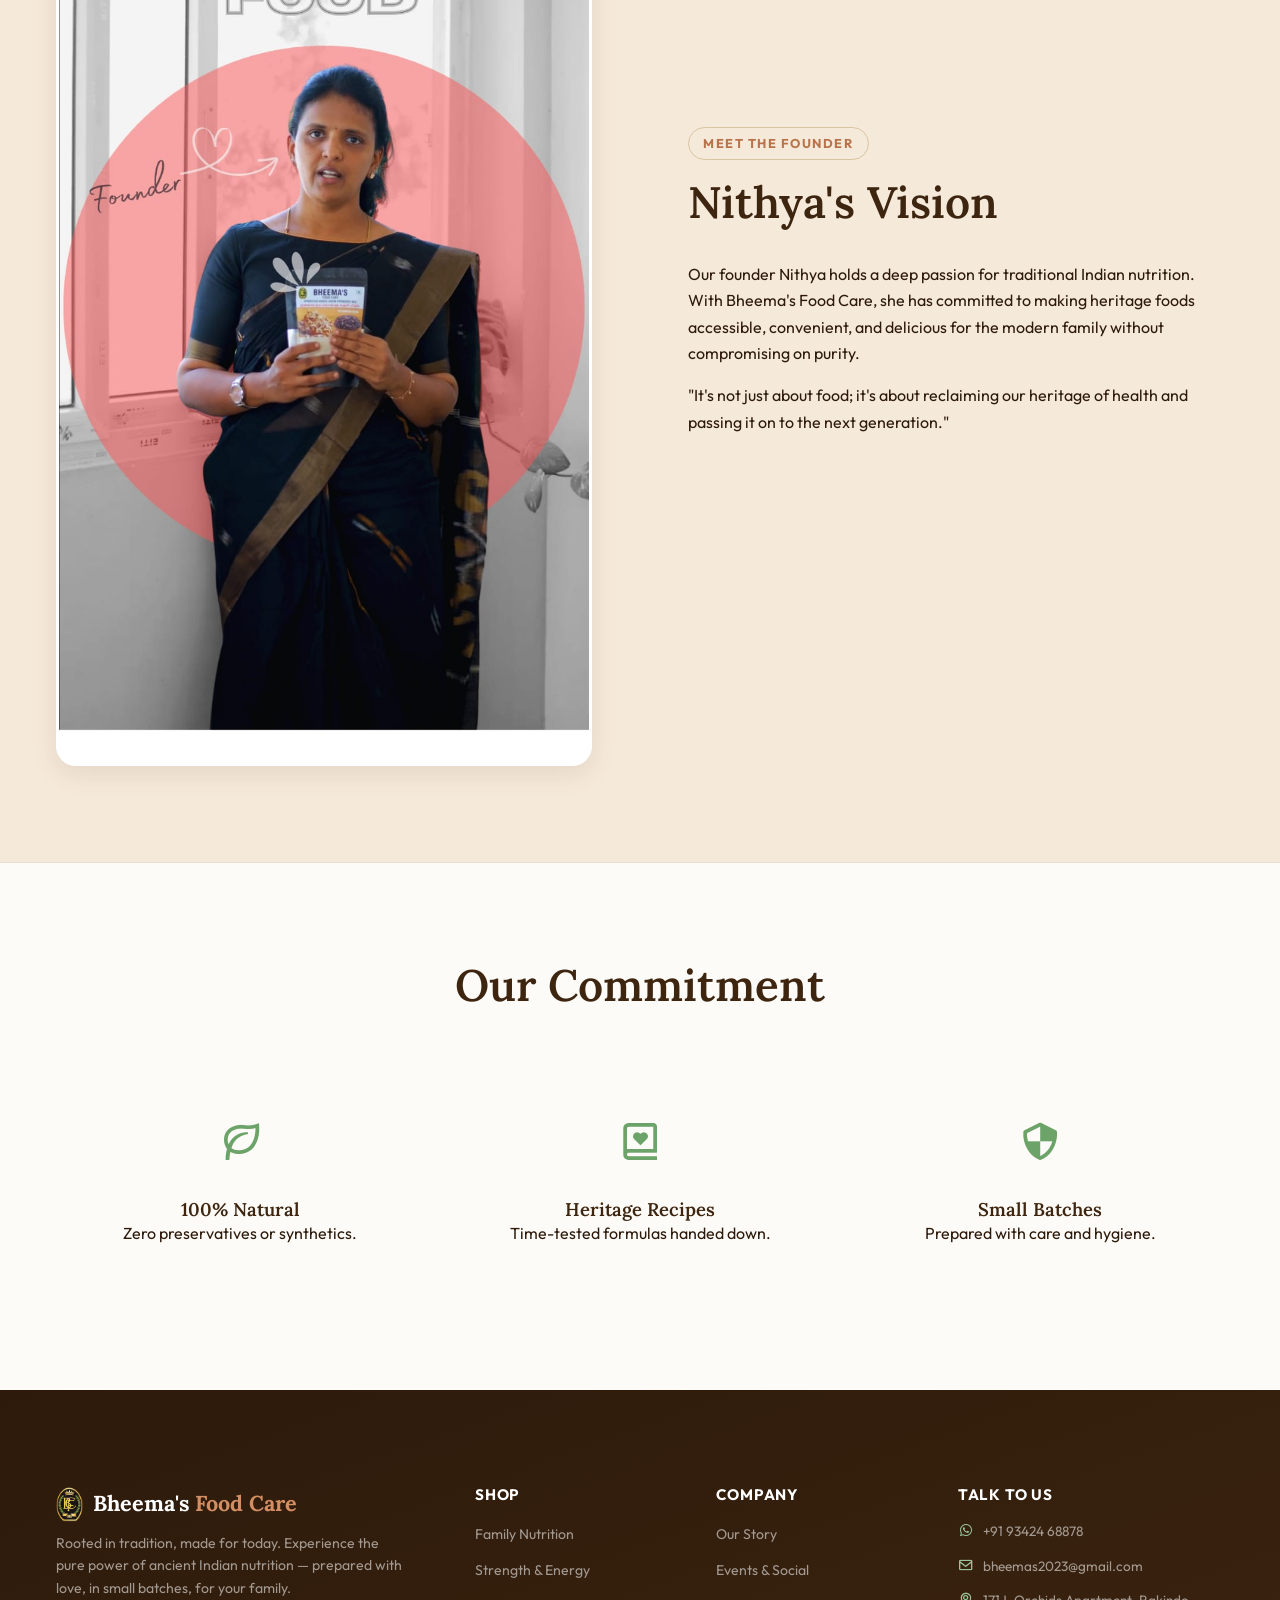
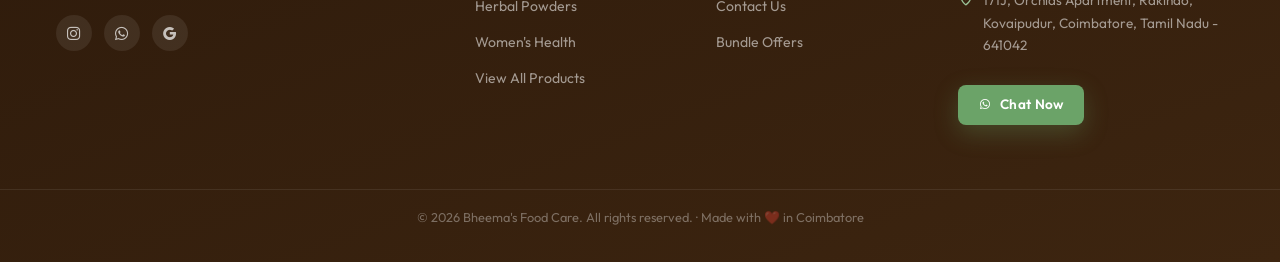
<file: story.html>
<!DOCTYPE html>
<html lang="en">

<head>
    <meta charset="UTF-8">
    <meta name="viewport" content="width=device-width, initial-scale=1.0">
    <title>Our Story | Bheema's Food Care</title>
    <meta name="description"
        content="The journey of Bheema's Food Care. Rooted in tradition, made for today. Experience the pure power of ancient Indian nutrition.">

    <!-- Google Fonts -->
    <link rel="preconnect" href="https://fonts.googleapis.com">
    <link rel="preconnect" href="https://fonts.gstatic.com" crossorigin>
    <link
        href="https://fonts.googleapis.com/css2?family=Lora:ital,wght@0,400;0,500;0,600;0,700;1,400&family=Outfit:wght@300;400;500;600;700&display=swap"
        rel="stylesheet">

    <!-- BoxIcons -->
    <link href='https://unpkg.com/boxicons@2.1.4/css/boxicons.min.css' rel='stylesheet'>

    <!-- Custom CSS -->
    <link rel="stylesheet" href="css/style.css">
    <link rel="icon" type="image/png" href="images/logo/logo.png">

    <style>
        .story-hero {
            background-color: var(--color-bg-alt);
            padding: var(--space-xl) 0;
            text-align: center;
            border-bottom: 1px solid var(--color-border);
        }

        .story-section {
            padding: var(--space-xl) 0;
        }

        .story-grid {
            display: grid;
            grid-template-columns: 1fr 1fr;
            gap: var(--space-xl);
            align-items: center;
        }

        .story-image {
            border-radius: var(--radius-lg);
            overflow: hidden;
            box-shadow: var(--shadow-md);
        }

        .story-image img {
            width: 100%;
            height: auto;
            display: block;
        }

        @media (max-width: 768px) {
            .story-grid {
                grid-template-columns: 1fr;
            }
            .story-grid.reverse {
                display: flex;
                flex-direction: column-reverse;
            }
        }
    </style>
</head>

<body>
    <!-- Navbar -->
    <header class="header">
        <div class="container nav-container">
            <a href="index.html" class="logo">
                <img src="images/logo/logo.png" alt="Bheema's Food Care" class="logo-img">
                <span>Bheema's <span class="accent-text">Food Care</span></span>
            </a>

            <nav class="nav-menu" id="nav-menu">
                <ul class="nav-list">
                    <li class="nav-item"><a href="index.html" class="nav-link">Home</a></li>
                    <li class="nav-item"><a href="shop.html" class="nav-link">Shop All</a></li>
                    <li class="nav-item"><a href="story.html" class="nav-link active">Our Story</a></li>
                    <li class="nav-item"><a href="social.html" class="nav-link">Events</a></li>
                    <li class="nav-item"><a href="contact.html" class="nav-link">Contact</a></li>
                </ul>
            </nav>

            <div class="nav-actions">
                <button class="cart-btn" id="cart-btn" aria-label="Open Cart">
                    <i class='bx bx-shopping-bag'></i>
                    <span class="cart-count" id="cart-count">0</span>
                </button>
                <div class="mobile-toggle" id="mobile-toggle">
                    <i class='bx bx-menu'></i>
                </div>
            </div>
        </div>
    </header>

    <!-- Scrolling Banner -->
    <div class="scrolling-banner">
        <div class="scrolling-content">
            <span>⚡ Hurry Up! Order Now - Limited Stock Available</span>
            <span>🔥 Buy Any 2 Get 10% Off - Free Delivery Above ₹499</span>
            <span>🌟 Fresh Weekly Batches - Order Today!</span>
            <span>💚 100% Natural - No Preservatives</span>
            <span>⏰ Fast Delivery Across Tamil Nadu</span>
            <span>🎁 Family Combo Packs - Save Up to 15%</span>
        </div>
    </div>

    <!-- Cart Sidebar (Essential for functionality) -->
    <div class="cart-overlay" id="cart-overlay"></div>
    <div class="cart-sidebar" id="cart-sidebar">
        <div class="cart-header">
            <h3>Your Cart</h3>
            <button class="close-cart" id="close-cart"><i class='bx bx-x'></i></button>
        </div>
        <div class="cart-items" id="cart-items"></div>
        <div class="cart-footer">
            <div class="cart-total">
                <span>Total</span>
                <span id="cart-total-amount">₹0</span>
            </div>
            <button class="btn btn-primary btn-block whatsapp-btn" id="checkout-btn">
                <i class='bx bxl-whatsapp'></i> Order via WhatsApp
            </button>
        </div>
    </div>

    <main>
        <section class="story-hero">
            <div class="container">
                <span class="badge">Our Journey</span>
                <h1 style="margin-top: 1rem;">Rooted in Tradition,<br>Made for Today.</h1>
                <p style="color: var(--color-text-muted); max-width: 700px; margin: 1rem auto 0;">The journey of Bheema's Food Care began with a simple mission: to bring the health secrets of our ancestors to the modern table.</p>
            </div>
        </section>

        <section class="story-section">
            <div class="container">
                <div class="story-grid">
                    <div class="story-content">
                        <h2>The Inspiration</h2>
                        <p>At Bheema's Food Care, we believe true strength comes from the ground up. We've sourced the finest ancient Indian grains and millets to recreate heritage recipes that sustained our ancestors for generations.</p>
                        <p style="margin-top: 1rem;">Recognizing the declining use of ancient grains in modern diets, we set out to create a bridge between time-tested wisdom and contemporary convenience.</p>
                    </div>
                    <div class="story-image">
                        <img src="images/philosophy.png" alt="Ancient Grains Inspiration">
                    </div>
                </div>
            </div>
        </section>

        <section class="story-section bg-alt" style="border-top: 1px solid var(--color-border); border-bottom: 1px solid var(--color-border);">
            <div class="container">
                <div class="story-grid reverse">
                    <div class="story-image">
                        <img src="images/founder.jpeg" alt="Nithya - Founder">
                    </div>
                    <div class="story-content">
                        <span class="badge">Meet the Founder</span>
                        <h2>Nithya's Vision</h2>
                        <p>Our founder Nithya holds a deep passion for traditional Indian nutrition. With Bheema's Food Care, she has committed to making heritage foods accessible, convenient, and delicious for the modern family without compromising on purity.</p>
                        <p style="margin-top: 1rem;">"It's not just about food; it's about reclaiming our heritage of health and passing it on to the next generation."</p>
                    </div>
                </div>
            </div>
        </section>

        <section class="story-section">
            <div class="container text-center">
                <h2>Our Commitment</h2>
                <div class="trust-grid" style="margin-top: var(--space-lg);">
                    <div class="trust-item">
                        <div class="trust-icon"><i class='bx bx-leaf'></i></div>
                        <h4>100% Natural</h4>
                        <p>Zero preservatives or synthetics.</p>
                    </div>
                    <div class="trust-item">
                        <div class="trust-icon"><i class='bx bx-book-heart'></i></div>
                        <h4>Heritage Recipes</h4>
                        <p>Time-tested formulas handed down.</p>
                    </div>
                    <div class="trust-item">
                        <div class="trust-icon"><i class='bx bx-shield-quarter'></i></div>
                        <h4>Small Batches</h4>
                        <p>Prepared with care and hygiene.</p>
                    </div>
                </div>
            </div>
        </section>
    </main>

    <!-- Footer -->
    <footer class="footer">
        <div class="container footer-container">
            <div class="footer-brand">
                <a href="index.html" class="logo footer-logo">
                    <img src="images/logo/logo.png" alt="Bheema's Food Care" class="logo-img" style="height: 36px; width: auto;">
                    <span>Bheema's <span class="accent-text">Food Care</span></span>
                </a>
                <p class="footer-desc">Rooted in tradition, made for today. Experience the pure power of ancient Indian nutrition — prepared with love, in small batches, for your family.</p>
                <div class="social-links">
                    <a href="https://www.instagram.com/bheemas_food_care/" target="_blank" aria-label="Instagram"><i class='bx bxl-instagram'></i></a>
                    <a href="https://wa.me/919342468878" target="_blank" aria-label="WhatsApp"><i class='bx bxl-whatsapp'></i></a>
                    <a href="https://share.google/5v4LZO8jNktmcIV72" target="_blank" aria-label="Google Business Profile" title="Find us on Google"><i class='bx bxl-google'></i></a>
                </div>
            </div>

            <div class="footer-links">
                <h4>Shop</h4>
                <ul>
                    <li><a href="shop.html?category=family">Family Nutrition</a></li>
                    <li><a href="shop.html?category=strength">Strength &amp; Energy</a></li>
                    <li><a href="shop.html?category=herbal">Herbal Powders</a></li>
                    <li><a href="shop.html?category=women">Women's Health</a></li>
                    <li><a href="shop.html">View All Products</a></li>
                </ul>
            </div>

            <div class="footer-links">
                <h4>Company</h4>
                <ul>
                    <li><a href="story.html">Our Story</a></li>
                    <li><a href="social.html">Events &amp; Social</a></li>
                    <li><a href="contact.html">Contact Us</a></li>
                    <li><a href="index.html#bundles">Bundle Offers</a></li>
                </ul>
            </div>

            <div class="footer-contact">
                <h4>Talk to Us</h4>
                <p><i class='bx bxl-whatsapp'></i> +91 93424 68878</p>
                <p><i class='bx bx-envelope'></i> bheemas2023@gmail.com</p>
                <p><i class='bx bx-map'></i> 171J, Orchids Apartment, Rakindo, Kovaipudur, Coimbatore, Tamil Nadu - 641042</p>
                <a href="https://wa.me/919342468878?text=Hi%21%20I%27d%20like%20to%20know%20more%20about%20Bheema%27s%20Food%20Care%20products." target="_blank" class="btn btn-whatsapp btn-sm" style="margin-top: 1rem; border-radius: 8px;">
                    <i class='bx bxl-whatsapp'></i> Chat Now
                </a>
            </div>
        </div>

        <div class="footer-bottom">
            <div class="container">
                <p>&copy; 2026 Bheema's Food Care. All rights reserved. · Made with ❤️ in Coimbatore</p>
            </div>
        </div>
    </footer>

    <script src="js/products.js?v=5"></script>
    <script src="js/main.js?v=5"></script>
</body>

</html>
</file>
<file: css/style.css>
/* 
===========================================
  Bheema's Food Care — Design System v2
  Warm Market Premium | WhatsApp Commerce
===========================================
*/

:root {
    /* === Brand Colors === */
    --color-brown-dark:   #3D2510;
    --color-brown:        #6B4F3A;
    --color-brown-mid:    #8B6347;
    --color-brown-light:  #C4A882;

    --color-green-dark:   #4A7348;
    --color-green:        #6BA368;
    --color-green-light:  #9BC498;
    --color-green-pale:   #EBF5EA;

    --color-beige:        #F5E9DA;
    --color-beige-mid:    #EDD9BD;
    --color-beige-dark:   #D9C4A0;

    --color-accent:       #B8734A;
    --color-accent-light: #D48E63;

    /* === Backgrounds === */
    --color-bg-main:      #FDFBF7;
    --color-bg-alt:       #F5E9DA;
    --color-bg-dark:      #2D1A0B;
    --color-bg-card:      #FFFFFF;
    --color-overlay:      rgba(45, 26, 11, 0.5);

    /* === Text === */
    --color-text-main:    #2D1A0B;
    --color-text-muted:   #7A6353;
    --color-text-light:   #A8937E;

    /* === WhatsApp === */
    --color-whatsapp:     #25D366;
    --color-whatsapp-dark:#128C7E;

    --color-border:       #E8DDD0;

    /* === Typography === */
    --font-heading: 'Lora', serif;
    --font-body:    'Outfit', sans-serif;

    /* === Spacing === */
    --space-xs:   0.5rem;
    --space-sm:   1rem;
    --space-md:   2rem;
    --space-lg:   4rem;
    --space-xl:   6rem;

    --container-width: 1200px;

    /* === Effects === */
    --shadow-sm:    0 2px 8px  rgba(107,79,58,0.07);
    --shadow-md:    0 8px 24px rgba(107,79,58,0.12);
    --shadow-lg:    0 20px 48px rgba(107,79,58,0.18);
    --shadow-green: 0 8px 24px rgba(107,163,104,0.30);

    --radius-sm:   6px;
    --radius-md:   12px;
    --radius-lg:   20px;
    --radius-xl:   28px;
    --radius-full: 9999px;

    --transition-fast:   0.18s ease;
    --transition-normal: 0.3s cubic-bezier(0.4, 0, 0.2, 1);

    /* Legacy aliases — keep for other pages */
    --color-primary-dark:  var(--color-brown-dark);
    --color-primary:       var(--color-brown);
    --color-primary-light: var(--color-brown-mid);
}

/* ===================== RESET ===================== */
*, *::before, *::after { box-sizing: border-box; margin: 0; padding: 0; }
html { scroll-behavior: smooth; font-size: 16px; overflow-x: hidden; }
body {
    font-family: var(--font-body);
    font-weight: 400;
    line-height: 1.65;
    color: var(--color-text-main);
    background-color: var(--color-bg-main);
    -webkit-font-smoothing: antialiased;
}
a { text-decoration: none; color: inherit; transition: color var(--transition-fast); }
ul { list-style: none; }
img { max-width: 100%; height: auto; display: block; }
button { cursor: pointer; font-family: inherit; border: none; background: none; }

/* ===================== TYPOGRAPHY ===================== */
h1, h2, h3, h4, h5, h6 {
    font-family: var(--font-heading);
    font-weight: 600;
    line-height: 1.2;
    color: var(--color-brown-dark);
}
h1 { font-size: clamp(2.2rem, 5vw, 3.8rem); }
h2 { font-size: clamp(1.75rem, 3.5vw, 2.75rem); margin-bottom: var(--space-md); }
h3 { font-size: clamp(1.2rem, 2.5vw, 1.75rem); margin-bottom: 0.75rem; }
h4 { font-size: 1.15rem; }
p  { margin-bottom: var(--space-sm); }

/* ===================== UTILITIES ===================== */
.container {
    width: 100%;
    max-width: var(--container-width);
    margin: 0 auto;
    padding: 0 var(--space-sm);
}
.section-padding { padding: var(--space-xl) 0; }
.text-center    { text-align: center; }
.mt-2           { margin-top: var(--space-md); }
.bg-alt         { background-color: var(--color-bg-alt); }
.bg-main        { background-color: var(--color-bg-main); }

.badge {
    display: inline-block;
    padding: 0.3rem 0.9rem;
    background-color: var(--color-beige);
    color: var(--color-accent);
    font-size: 0.8rem;
    font-weight: 700;
    text-transform: uppercase;
    letter-spacing: 1.5px;
    border-radius: var(--radius-full);
    margin-bottom: var(--space-sm);
    border: 1px solid var(--color-beige-dark);
}

.mobile-only-btn { display: none; }

/* ===================== DELIVERY BANNER ===================== */
.delivery-banner {
    background-color: var(--color-green-dark);
    color: white;
    text-align: center;
    padding: 0.55rem var(--space-sm);
    font-size: 0.85rem;
    font-weight: 500;
    letter-spacing: 0.3px;
    position: relative;
    z-index: 200;
}
.delivery-banner span { margin: 0 1rem; opacity: 0.85; }
.delivery-banner strong { opacity: 1; }

/* ===================== SCROLLING BANNER ===================== */
.scrolling-banner {
    background: linear-gradient(90deg, var(--color-accent) 0%, #E67E22 50%, var(--color-accent) 100%);
    color: white;
    overflow: hidden;
    padding: 0.7rem 0;
    position: relative;
}

.scrolling-content {
    display: flex;
    animation: scroll-left 20s linear infinite;
    white-space: nowrap;
}

.scrolling-content span {
    display: inline-block;
    padding: 0 2rem;
    font-size: 0.95rem;
    font-weight: 600;
    text-transform: uppercase;
    letter-spacing: 0.5px;
}

@keyframes scroll-left {
    0% { transform: translateX(0); }
    100% { transform: translateX(-50%); }
}

.scrolling-content span::after {
    content: "•";
    margin-left: 2rem;
    opacity: 0.7;
}

/* ===================== NAVBAR ===================== */
.header {
    position: sticky;
    top: 0;
    width: 100%;
    background-color: rgba(253, 251, 247, 0.96);
    backdrop-filter: blur(12px);
    z-index: 100;
    border-bottom: 1px solid transparent;
    transition: all var(--transition-fast);
}
.header.scrolled {
    border-bottom-color: var(--color-border);
    box-shadow: var(--shadow-sm);
}
.delivery-banner span { margin: 0 1rem; opacity: 0.85; }
.delivery-banner strong { opacity: 1; }

/* Add padding to body for fixed headers */
body {
    padding-top: 0;
}

/* ===================== SCROLLING BANNER ===================== */
.scrolling-banner {
    background: linear-gradient(90deg, var(--color-accent) 0%, #E67E22 50%, var(--color-accent) 100%);
    color: white;
    overflow: hidden;
    padding: 0.6rem 0;
    position: relative;
}

.scrolling-content {
    display: flex;
    animation: scroll-left 20s linear infinite;
    white-space: nowrap;
}

.scrolling-content span {
    display: inline-block;
    padding: 0 2rem;
    font-size: 0.95rem;
    font-weight: 600;
    text-transform: uppercase;
    letter-spacing: 0.5px;
}

@keyframes scroll-left {
    0% { transform: translateX(0); }
    100% { transform: translateX(-50%); }
}

.scrolling-content span::after {
    content: "•";
    margin-left: 2rem;
    opacity: 0.7;
}

/* ===================== BUTTONS ===================== */
.btn {
    display: inline-flex;
    align-items: center;
    justify-content: center;
    gap: 0.5rem;
    padding: 0.9rem 2rem;
    font-weight: 600;
    font-size: 0.95rem;
    border-radius: var(--radius-full);
    transition: all var(--transition-normal);
    position: relative;
    overflow: hidden;
    cursor: pointer;
    letter-spacing: 0.3px;
}
.btn-sm   { padding: 0.55rem 1.25rem; font-size: 0.85rem; }
.btn-block { width: 100%; }

.btn-primary {
    background-color: var(--color-brown);
    color: white;
    box-shadow: 0 4px 12px rgba(107,79,58,0.25);
}
.btn-primary:hover {
    background-color: var(--color-brown-dark);
    transform: translateY(-2px);
    box-shadow: 0 8px 20px rgba(107,79,58,0.30);
}

.btn-outline {
    background-color: transparent;
    color: var(--color-brown);
    border: 2px solid var(--color-brown);
}
.btn-outline:hover {
    background-color: var(--color-brown);
    color: white;
}

.btn-whatsapp, .btn-green {
    background-color: var(--color-green);
    color: white;
    box-shadow: var(--shadow-green);
}
.btn-whatsapp:hover, .btn-green:hover {
    background-color: var(--color-green-dark);
    transform: translateY(-2px);
    box-shadow: 0 12px 28px rgba(107,163,104,0.40);
    color: white;
}

/* ===================== NAVBAR ===================== */
.header {
    position: sticky;
    top: 0;
    width: 100%;
    background-color: rgba(253, 251, 247, 0.96);
    backdrop-filter: blur(12px);
    z-index: 100;
    border-bottom: 1px solid transparent;
    transition: all var(--transition-fast);
}
.header.scrolled {
    border-bottom-color: var(--color-border);
    box-shadow: var(--shadow-sm);
}
.nav-container {
    display: flex;
    justify-content: space-between;
    align-items: center;
    height: 70px;
    transition: height var(--transition-fast);
}
.header.scrolled .nav-container { height: 62px; }

.logo {
    display: flex;
    align-items: center;
    gap: 0.6rem;
    font-family: var(--font-heading);
    font-size: 1.35rem;
    font-weight: 700;
    color: var(--color-brown-dark);
}
.logo-img { height: 38px; width: auto; }
.logo .accent-text { color: var(--color-accent); }

.nav-list { display: flex; gap: 2rem; }

.nav-link { font-weight: 500; color: var(--color-text-main); position: relative; font-size: 0.95rem; }
.nav-link::after {
    content: '';
    position: absolute;
    bottom: -4px; left: 0;
    width: 0; height: 2px;
    background-color: var(--color-green);
    transition: width var(--transition-normal);
}
.nav-link:hover::after, .nav-link.active::after { width: 100%; }

.nav-actions { display: flex; align-items: center; gap: 1.25rem; }

.cart-btn { font-size: 1.4rem; color: var(--color-brown-dark); position: relative; }
.cart-count {
    position: absolute;
    top: -6px; right: -8px;
    background-color: var(--color-green);
    color: white;
    font-size: 0.7rem;
    font-weight: 700;
    width: 18px; height: 18px;
    border-radius: 50%;
    display: flex; align-items: center; justify-content: center;
}
.mobile-toggle { display: none; font-size: 1.7rem; color: var(--color-brown-dark); cursor: pointer; }

/* ===================== CART SIDEBAR ===================== */
.cart-overlay {
    position: fixed; top: 0; left: 0;
    width: 100%; height: 100%;
    background-color: var(--color-overlay);
    z-index: 999;
    opacity: 0; visibility: hidden;
    transition: all var(--transition-normal);
}
.cart-overlay.active { opacity: 1; visibility: visible; }

.cart-sidebar {
    position: fixed;
    top: 0; right: -450px;
    width: 100%; max-width: 420px;
    height: 100vh;
    background-color: var(--color-bg-main);
    z-index: 1000;
    display: flex; flex-direction: column;
    box-shadow: -5px 0 30px rgba(0,0,0,0.12);
    transition: right var(--transition-normal);
}
.cart-sidebar.active { right: 0; }

.cart-header {
    padding: 1.25rem var(--space-md);
    display: flex;
    justify-content: space-between;
    align-items: center;
    border-bottom: 1px solid var(--color-border);
}
.close-cart { font-size: 1.5rem; color: var(--color-text-muted); transition: color var(--transition-fast); }
.close-cart:hover { color: var(--color-text-main); }
.cart-items { flex: 1; overflow-y: auto; padding: var(--space-md); }
.empty-cart-msg { text-align: center; color: var(--color-text-muted); margin-top: 2rem; padding: 1rem; }
.cart-footer { padding: var(--space-md); border-top: 1px solid var(--color-border); background-color: white; }
.cart-total {
    display: flex; justify-content: space-between;
    font-size: 1.2rem; font-weight: 700;
    margin-bottom: var(--space-sm);
    color: var(--color-brown-dark);
}
.cart-notice { font-size: 0.78rem; color: var(--color-text-muted); text-align: center; margin-top: 0.75rem; }

/* ===================== MAIN OFFSET ===================== */
/* Sticky header stays in flow — no padding-top offset needed */

/* ===================== HERO ===================== */
.hero {
    position: relative;
    padding: var(--space-xl) 0;
    min-height: 92vh;
    display: flex;
    align-items: center;
    text-align: center;
    overflow: hidden;
}

.hero-bg {
    position: absolute;
    inset: 0;
    background: linear-gradient(160deg, #F5E9DA 0%, #EDD9BD 55%, #F0E3CC 100%);
    z-index: 0;
}

/* Decorative grain texture overlay */
.hero-bg::before {
    content: '';
    position: absolute;
    inset: 0;
    background-image: radial-gradient(circle, rgba(107,79,58,0.06) 1px, transparent 1px);
    background-size: 22px 22px;
    z-index: 1;
}

/* Large decorative circle top-right */
.hero-bg::after {
    content: '';
    position: absolute;
    top: -120px; right: -120px;
    width: 500px; height: 500px;
    background: radial-gradient(circle, rgba(107,163,104,0.10) 0%, transparent 68%);
    border-radius: 50%;
    z-index: 1;
}

.hero-content {
    position: relative;
    z-index: 2;
    max-width: 760px;
    margin: 0 auto;
}

.hero-eyebrow {
    display: inline-flex;
    align-items: center;
    gap: 0.4rem;
    background-color: white;
    color: var(--color-brown);
    font-size: 0.82rem;
    font-weight: 700;
    text-transform: uppercase;
    letter-spacing: 1.5px;
    padding: 0.4rem 1rem;
    border-radius: var(--radius-full);
    margin-bottom: 1.5rem;
    border: 1px solid var(--color-beige-dark);
    box-shadow: var(--shadow-sm);
}

.hero-title {
    font-size: clamp(2.4rem, 6vw, 4rem);
    color: var(--color-brown-dark);
    line-height: 1.15;
    margin-bottom: 1.25rem;
    font-weight: 700;
}
.hero-title em { font-style: normal; color: var(--color-green-dark); }

.hero-trust-pills {
    display: flex;
    justify-content: center;
    flex-wrap: wrap;
    gap: 0.6rem;
    margin-bottom: 2rem;
}
.trust-pill {
    display: inline-flex;
    align-items: center;
    gap: 0.35rem;
    background-color: rgba(255,255,255,0.7);
    border: 1px solid var(--color-beige-dark);
    color: var(--color-brown);
    font-size: 0.82rem;
    font-weight: 600;
    padding: 0.35rem 0.85rem;
    border-radius: var(--radius-full);
    backdrop-filter: blur(4px);
}
.trust-pill i { color: var(--color-green); font-size: 1rem; }

.hero-cta {
    display: flex;
    justify-content: center;
    gap: 1rem;
    flex-wrap: wrap;
}
.hero-cta .btn { min-width: 200px; font-size: 1rem; padding: 1rem 2.25rem; }

/* ===================== TRUST STRIP ===================== */
.trust-strip {
    background-color: white;
    border-top: 1px solid var(--color-border);
    border-bottom: 1px solid var(--color-border);
    padding: 1.75rem 0;
}
.trust-strip-grid {
    display: grid;
    grid-template-columns: repeat(4, 1fr);
    gap: 0;
}
.trust-strip-item {
    display: flex;
    align-items: center;
    gap: 0.85rem;
    padding: 0.75rem 1.5rem;
    border-right: 1px solid var(--color-border);
}
.trust-strip-item:last-child { border-right: none; }
.trust-strip-icon {
    width: 44px; height: 44px;
    background-color: var(--color-green-pale);
    border-radius: var(--radius-md);
    display: flex; align-items: center; justify-content: center;
    font-size: 1.4rem;
    color: var(--color-green-dark);
    flex-shrink: 0;
}
.trust-strip-text h4 { font-size: 0.9rem; color: var(--color-brown-dark); margin-bottom: 0.15rem; font-family: var(--font-body); font-weight: 700; }
.trust-strip-text p  { font-size: 0.78rem; color: var(--color-text-muted); margin: 0; line-height: 1.3; }

/* ===================== SECTION HEADER ===================== */
.section-header {
    text-align: center;
    margin-bottom: var(--space-lg);
}
.section-header .badge { margin-bottom: 0.75rem; }
.section-header h2 { margin-bottom: 0.75rem; }
.section-header p {
    color: var(--color-text-muted);
    max-width: 560px;
    margin: 0 auto;
    font-size: 1.05rem;
}

/* ===================== PRODUCT SECTION ===================== */
.products-section { padding: var(--space-xl) 0; background-color: var(--color-bg-alt); }

.product-grid {
    display: grid;
    grid-template-columns: repeat(3, 1fr);
    gap: 1.5rem;
}

.product-card {
    background-color: var(--color-bg-card);
    border-radius: var(--radius-lg);
    overflow: hidden;
    box-shadow: var(--shadow-sm);
    transition: transform 0.28s ease, box-shadow 0.28s ease;
    border: 1px solid var(--color-border);
    display: flex;
    flex-direction: column;
}
.product-card:hover {
    transform: translateY(-6px);
    box-shadow: var(--shadow-md);
}

.product-img-wrapper {
    position: relative;
    padding-top: 92%;
    overflow: hidden;
    background-color: var(--color-beige);
}
.product-img {
    position: absolute;
    inset: 0;
    width: 100%; height: 100%;
    object-fit: cover;
    transition: transform 0.5s ease;
}
.product-card:hover .product-img { transform: scale(1.04); }

/* Badge tags on image */
.product-tag {
    position: absolute;
    top: 10px; left: 10px;
    font-size: 0.72rem;
    font-weight: 700;
    padding: 0.25rem 0.6rem;
    border-radius: var(--radius-sm);
    z-index: 2;
    text-transform: uppercase;
    letter-spacing: 0.5px;
    background-color: rgba(253,251,247,0.95);
    color: var(--color-brown-dark);
    border: 1px solid var(--color-beige-dark);
}
.product-tag.bestseller {
    background-color: var(--color-green-dark);
    color: white;
    border-color: transparent;
}
.product-tag.popular {
    background-color: var(--color-accent);
    color: white;
    border-color: transparent;
}
.product-tag.freshbatch {
    background-color: var(--color-brown);
    color: white;
    border-color: transparent;
}

.product-content {
    padding: 1rem 1.1rem 1.25rem;
    display: flex;
    flex-direction: column;
    flex: 1;
}
.product-category-tag {
    font-size: 0.72rem;
    text-transform: uppercase;
    letter-spacing: 1px;
    color: var(--color-accent);
    font-weight: 700;
    margin-bottom: 0.35rem;
}
.product-title {
    font-size: 1rem;
    font-family: var(--font-heading);
    color: var(--color-brown-dark);
    margin-bottom: 0.35rem;
    font-weight: 600;
    line-height: 1.3;
}
.product-desc {
    font-size: 0.82rem;
    color: var(--color-text-muted);
    line-height: 1.5;
    flex: 1;
    margin-bottom: 0.85rem;
}
.product-price-row {
    display: flex;
    align-items: baseline;
    gap: 0.4rem;
    margin-bottom: 0.85rem;
}
.product-price {
    font-size: 1.4rem;
    font-weight: 800;
    color: var(--color-brown-dark);
    font-family: var(--font-body);
}
.product-weight {
    font-size: 0.78rem;
    color: var(--color-text-muted);
    font-weight: 500;
}

/* WhatsApp Product CTA */
.btn-wa-product {
    display: flex;
    align-items: center;
    justify-content: center;
    gap: 0.45rem;
    width: 100%;
    padding: 0.75rem 1rem;
    background-color: var(--color-green);
    color: white;
    font-weight: 600;
    font-size: 0.88rem;
    border-radius: var(--radius-md);
    transition: all var(--transition-normal);
    text-decoration: none;
    box-shadow: 0 4px 12px rgba(107,163,104,0.22);
    letter-spacing: 0.2px;
}
.btn-wa-product i { font-size: 1.15rem; }
.btn-wa-product:hover {
    background-color: var(--color-green-dark);
    transform: translateY(-2px);
    box-shadow: 0 8px 20px rgba(107,163,104,0.35);
    color: white;
}
/* Product Card Actions (dual buttons) */
.product-actions {
    display: flex;
    flex-direction: column;
    gap: 0.5rem;
}
.product-actions .btn-wa-product {
    flex: 1;
}

.btn-add-cart {
    display: flex;
    align-items: center;
    justify-content: center;
    gap: 0.4rem;
    width: 100%;
    padding: 0.65rem 1rem;
    background-color: transparent;
    color: var(--color-brown);
    font-weight: 600;
    font-size: 0.85rem;
    border-radius: var(--radius-md);
    border: 1.5px solid var(--color-brown-light);
    transition: all var(--transition-normal);
    cursor: pointer;
    font-family: var(--font-body);
    letter-spacing: 0.2px;
}
.btn-add-cart i { font-size: 1.1rem; }
.btn-add-cart:hover {
    background-color: var(--color-brown);
    color: white;
    border-color: var(--color-brown);
    transform: translateY(-1px);
}

.product-meta-hint {
    text-align: center;
    font-size: 0.72rem;
    color: var(--color-text-light);
    margin: 0.5rem 0 0;
    font-weight: 500;
    letter-spacing: 0.3px;
}

.wa-hint {
    text-align: center;
    font-size: 0.72rem;
    color: var(--color-text-light);
    margin: 0.45rem 0 0;
}

/* View All link */
.view-all-wrap {
    text-align: center;
    margin-top: var(--space-lg);
}
.view-all-link {
    display: inline-flex;
    align-items: center;
    gap: 0.5rem;
    color: var(--color-brown);
    font-weight: 700;
    font-size: 1rem;
    text-decoration: none;
    border-bottom: 2px solid var(--color-beige-dark);
    padding-bottom: 3px;
    transition: all var(--transition-fast);
}
.view-all-link:hover {
    color: var(--color-green-dark);
    border-color: var(--color-green-dark);
    gap: 0.8rem;
}

/* ===================== PHILOSOPHY / SPLIT LAYOUT ===================== */
.split-layout {
    display: grid;
    grid-template-columns: 1fr 1fr;
    gap: var(--space-lg);
}
.align-center { align-items: center; }
.feature-list li {
    margin-bottom: 0.65rem;
    display: flex;
    align-items: flex-start;
    gap: 0.6rem;
    font-size: 0.95rem;
}
.feature-list i { color: var(--color-green); margin-top: 3px; font-size: 1.1rem; }
.split-image { border-radius: var(--radius-xl); overflow: hidden; min-height: 380px; background-size: cover; background-position: center; }

/* ===================== WHY CHOOSE US ===================== */
.why-section { padding: var(--space-xl) 0; background-color: var(--color-bg-main); }
.why-grid {
    display: grid;
    grid-template-columns: repeat(4, 1fr);
    gap: 1.25rem;
    margin-top: var(--space-lg);
}
.why-card {
    background: white;
    border-radius: var(--radius-lg);
    padding: 1.75rem 1.25rem;
    text-align: center;
    border: 1px solid var(--color-border);
    box-shadow: var(--shadow-sm);
    transition: transform var(--transition-normal), box-shadow var(--transition-normal);
}
.why-card:hover { transform: translateY(-6px); box-shadow: var(--shadow-md); }
.why-icon {
    width: 64px; height: 64px;
    margin: 0 auto 1rem;
    background-color: var(--color-green-pale);
    border-radius: var(--radius-lg);
    display: flex; align-items: center; justify-content: center;
    font-size: 1.8rem;
    color: var(--color-green-dark);
    transition: background-color var(--transition-fast);
}
.why-card:hover .why-icon { background-color: var(--color-green); color: white; }
.why-card h4 { font-size: 0.95rem; font-family: var(--font-body); font-weight: 700; color: var(--color-brown-dark); margin-bottom: 0.4rem; }
.why-card p  { font-size: 0.82rem; color: var(--color-text-muted); margin: 0; line-height: 1.5; }

/* ===================== HOW TO PREPARE ===================== */
.howto-section { padding: var(--space-xl) 0; background-color: var(--color-bg-alt); }
.howto-grid {
    display: grid;
    grid-template-columns: repeat(3, 1fr);
    gap: var(--space-md);
    position: relative;
    margin-top: var(--space-lg);
}
/* Connector line */
.howto-grid::before {
    content: '';
    position: absolute;
    top: 40px;
    left: calc(16.66% + 20px);
    right: calc(16.66% + 20px);
    height: 2px;
    background: repeating-linear-gradient(90deg, var(--color-green-light) 0, var(--color-green-light) 8px, transparent 8px, transparent 16px);
    z-index: 0;
}
.howto-step {
    text-align: center;
    position: relative;
    z-index: 1;
}
.howto-number {
    width: 80px; height: 80px;
    background-color: var(--color-green);
    color: white;
    border-radius: 50%;
    display: flex; align-items: center; justify-content: center;
    font-size: 1.9rem;
    margin: 0 auto 1.25rem;
    box-shadow: var(--shadow-green);
    font-family: var(--font-heading);
    font-weight: 700;
    border: 4px solid var(--color-bg-alt);
}
.howto-step h4 { font-size: 1.05rem; font-family: var(--font-heading); color: var(--color-brown-dark); margin-bottom: 0.4rem; }
.howto-step p  { font-size: 0.85rem; color: var(--color-text-muted); max-width: 220px; margin: 0 auto; line-height: 1.55; }

/* ===================== BUNDLE SECTION ===================== */
.bundle-section {
    padding: var(--space-xl) 0;
    background-color: var(--color-bg-main);
    border-top: 1px solid var(--color-border);
}
.bundle-container { max-width: 1200px; margin: 0 auto; padding: 0 var(--space-sm); }
.bundle-header    { text-align: center; margin-bottom: var(--space-lg); }
.bundle-title     { font-family: var(--font-heading); color: var(--color-brown-dark); margin-bottom: 0.75rem; }
.bundle-subtitle  { color: var(--color-text-muted); max-width: 600px; margin: 0 auto; }
.bundle-grid {
    display: grid;
    grid-template-columns: repeat(3, 1fr);
    gap: var(--space-md);
}
.bundle-card {
    display: flex;
    flex-direction: column;
    background: white;
    border-radius: var(--radius-lg);
    box-shadow: var(--shadow-md);
    padding: var(--space-md) 1.5rem 2rem;
    text-align: center;
    border: 1px solid var(--color-border);
    position: relative;
    overflow: hidden;
    transition: transform var(--transition-normal), box-shadow var(--transition-normal);
}
.bundle-card:hover { transform: translateY(-8px); box-shadow: var(--shadow-lg); }
.bundle-badge {
    position: absolute;
    top: 16px; right: -30px;
    background: linear-gradient(135deg, #ff6b6b 0%, #ee5a24 100%);
    color: white;
    padding: 6px 35px;
    font-size: 0.8rem;
    font-weight: 800;
    transform: rotate(45deg);
    letter-spacing: 0.5px;
    box-shadow: 0 3px 10px rgba(238, 90, 36, 0.4);
    text-transform: uppercase;
}
.bundle-icon { font-size: 2.8rem; color: var(--color-green-dark); margin-bottom: 0.75rem; }
.bundle-name { font-size: 1.25rem; color: var(--color-brown-dark); margin-bottom: var(--space-sm); }
.bundle-features { padding: 0; margin-bottom: var(--space-md); text-align: left; }
.bundle-features li {
    font-size: 0.88rem;
    color: var(--color-text-main);
    margin-bottom: 8px;
    display: flex; align-items: center;
}
.bundle-features li i { color: var(--color-green); margin-right: 8px; font-size: 1rem; }
.bundle-price-container { margin-top: auto; margin-bottom: var(--space-md); display: flex; align-items: baseline; gap: 0.5rem; flex-wrap: wrap; justify-content: center; }
.bundle-price-new { font-size: 2rem; font-weight: 800; color: var(--color-brown-dark); font-family: var(--font-body); }
.bundle-price-label { font-size: 0.85rem; color: var(--color-text-muted); font-weight: 500; }
.bundle-price-original { text-decoration: line-through; color: var(--color-text-muted); font-size: 0.88rem; margin-right: 6px; }
.bundle-btn { width: 100%; background-color: var(--color-green); color: white; border-radius: var(--radius-md); padding: 0.85rem; font-weight: 700; transition: all var(--transition-fast); }
.bundle-btn:hover { background-color: var(--color-green-dark); transform: translateY(-2px); }

.bundle-buttons {
    display: flex;
    flex-direction: column;
    gap: 0.6rem;
}

.bundle-buttons .btn-wa-product {
    border-radius: var(--radius-md);
    padding: 0.85rem;
}

.bundle-buttons .btn-add-cart {
    border-radius: var(--radius-md);
    padding: 0.85rem;
}

/* ===================== TESTIMONIALS ===================== */
.testimonial-grid {
    display: grid;
    grid-template-columns: repeat(auto-fit, minmax(300px, 1fr));
    gap: var(--space-md);
}
.testimonial-card {
    background: white;
    padding: var(--space-md);
    border-radius: var(--radius-lg);
    box-shadow: var(--shadow-sm);
    border: 1px solid var(--color-border);
    position: relative;
}
.testimonial-card::before {
    content: '"';
    font-family: var(--font-heading);
    font-size: 5rem;
    color: var(--color-beige);
    position: absolute;
    top: -10px; left: 20px;
    line-height: 1;
    z-index: 0;
}
.testimonial-card > * { position: relative; z-index: 1; }
.testimonial-stars { color: #F59E0B; margin-bottom: 0.75rem; font-size: 1.05rem; }
.testimonial-card p { color: var(--color-text-main); font-size: 0.95rem; line-height: 1.65; }
.testimonial-author { margin-top: 1rem; }
.testimonial-author strong { color: var(--color-brown-dark); }
.testimonial-author span { font-size: 0.82rem; color: var(--color-text-muted); }

/* ===================== WHATSAPP CTA SECTION ===================== */
.wa-cta-section {
    padding: var(--space-xl) 0;
    background: linear-gradient(135deg, var(--color-brown-dark) 0%, #5A3820 100%);
    text-align: center;
    position: relative;
    overflow: hidden;
}
.wa-cta-section::before {
    content: '';
    position: absolute;
    inset: 0;
    background-image: radial-gradient(circle, rgba(245,233,218,0.05) 1px, transparent 1px);
    background-size: 30px 30px;
}
.wa-cta-section::after {
    content: '';
    position: absolute;
    bottom: -80px; right: -80px;
    width: 300px; height: 300px;
    background: radial-gradient(circle, rgba(107,163,104,0.15) 0%, transparent 70%);
    border-radius: 50%;
}
.wa-cta-content { position: relative; z-index: 1; max-width: 640px; margin: 0 auto; }
.wa-cta-eyebrow {
    display: inline-block;
    background-color: rgba(107,163,104,0.2);
    color: var(--color-green-light);
    font-size: 0.8rem;
    font-weight: 700;
    text-transform: uppercase;
    letter-spacing: 2px;
    padding: 0.35rem 1rem;
    border-radius: var(--radius-full);
    border: 1px solid rgba(107,163,104,0.3);
    margin-bottom: 1.25rem;
}
.wa-cta-section h2 { color: white; font-size: clamp(1.75rem, 4vw, 2.6rem); margin-bottom: 0.75rem; }
.wa-cta-section p  { color: rgba(255,255,255,0.72); font-size: 1rem; margin-bottom: 2rem; }
.wa-cta-btn {
    display: inline-flex;
    align-items: center;
    gap: 0.75rem;
    background-color: var(--color-whatsapp);
    color: white;
    font-size: 1.1rem;
    font-weight: 700;
    padding: 1.1rem 2.5rem;
    border-radius: var(--radius-full);
    box-shadow: 0 8px 30px rgba(37,211,102,0.35);
    transition: all var(--transition-normal);
    text-decoration: none;
    letter-spacing: 0.2px;
}
.wa-cta-btn i { font-size: 1.5rem; }
.wa-cta-btn:hover {
    background-color: #20b858;
    transform: translateY(-3px) scale(1.03);
    box-shadow: 0 12px 40px rgba(37,211,102,0.45);
    color: white;
}
.wa-cta-trust {
    display: flex;
    justify-content: center;
    gap: 1.5rem;
    margin-top: 1.75rem;
    flex-wrap: wrap;
}
.wa-cta-trust span {
    display: flex;
    align-items: center;
    gap: 0.35rem;
    font-size: 0.82rem;
    color: rgba(255,255,255,0.6);
    font-weight: 500;
}
.wa-cta-trust i { color: var(--color-green-light); }

/* ===================== TRUST / WHY (old homepage sections) ===================== */
.trust-grid {
    display: grid;
    grid-template-columns: repeat(auto-fit, minmax(180px, 1fr));
    gap: var(--space-md);
}
.trust-item { padding: var(--space-md); text-align: center; }
.trust-icon { font-size: 2.8rem; color: var(--color-green); margin-bottom: var(--space-sm); }

/* ===================== CATEGORY CARDS ===================== */
.category-grid {
    display: grid;
    grid-template-columns: repeat(auto-fit, minmax(200px, 1fr));
    gap: var(--space-md);
}
.category-card {
    background-color: var(--color-bg-card);
    padding: var(--space-md);
    border-radius: var(--radius-lg);
    text-align: center;
    box-shadow: var(--shadow-sm);
    transition: all var(--transition-normal);
    border: 1px solid var(--color-border);
}
.category-card:hover { transform: translateY(-5px); box-shadow: var(--shadow-md); border-color: var(--color-green-light); }
.category-icon { font-size: 2.5rem; color: var(--color-accent); margin-bottom: var(--space-sm); }

/* ===================== FOOTER ===================== */
.footer {
    background: linear-gradient(160deg, #2D1A0B 0%, #3D2510 100%);
    color: rgba(255,255,255,0.75);
    padding-top: var(--space-xl);
}
.footer-container {
    display: grid;
    grid-template-columns: 2fr 1fr 1fr 1.5fr;
    gap: var(--space-lg);
    margin-bottom: var(--space-lg);
}
.footer-logo { color: white; }
.footer-logo .accent-text { color: var(--color-accent-light); }
.footer-desc { color: rgba(255,255,255,0.55); font-size: 0.88rem; margin-top: 0.6rem; line-height: 1.6; }
.footer h4 { color: white; margin-bottom: 1rem; font-size: 0.95rem; font-family: var(--font-body); font-weight: 700; text-transform: uppercase; letter-spacing: 0.8px; }
.footer ul li { margin-bottom: 0.6rem; }
.footer ul a { color: rgba(255,255,255,0.55); font-size: 0.88rem; transition: color var(--transition-fast); }
.footer ul a:hover { color: white; }
.footer-contact p { color: rgba(255,255,255,0.55); display: flex; align-items: flex-start; gap: 0.6rem; font-size: 0.85rem; margin-bottom: 0.75rem; }
.footer-contact p i { color: var(--color-green-light); font-size: 1rem; margin-top: 2px; flex-shrink: 0; }
.social-links { display: flex; gap: 0.75rem; margin-top: 1rem; }
.social-links a {
    width: 36px; height: 36px;
    border-radius: 50%;
    background-color: rgba(255,255,255,0.08);
    display: flex; align-items: center; justify-content: center;
    font-size: 1.1rem; color: rgba(255,255,255,0.7);
    transition: all var(--transition-fast);
}
.social-links a:hover { background-color: var(--color-accent); color: white; }
.footer-bottom {
    border-top: 1px solid rgba(255,255,255,0.08);
    padding: 1.1rem 0;
    text-align: center;
    color: rgba(255,255,255,0.35);
    font-size: 0.8rem;
}

/* ===================== CHECKOUT MODAL ===================== */
.checkout-overlay {
    position: fixed; inset: 0;
    background-color: var(--color-overlay);
    backdrop-filter: blur(4px);
    z-index: 1100;
    opacity: 0; visibility: hidden;
    transition: all var(--transition-normal);
    display: flex; align-items: center; justify-content: center;
    padding: var(--space-md);
}
.checkout-overlay.active { opacity: 1; visibility: visible; }
.checkout-modal {
    background-color: var(--color-bg-main);
    width: 100%; max-width: 500px;
    border-radius: var(--radius-lg);
    box-shadow: var(--shadow-lg);
    transform: translateY(20px);
    transition: transform var(--transition-normal);
    overflow: hidden;
}
.checkout-overlay.active .checkout-modal { transform: translateY(0); }

/* ===================== FLOATING WHATSAPP ===================== */
.whatsapp-floating {
    position: fixed;
    bottom: 28px; right: 28px;
    width: 62px; height: 62px;
    background-color: var(--color-whatsapp);
    color: white;
    border-radius: 50%;
    display: flex; align-items: center; justify-content: center;
    font-size: 2rem;
    box-shadow: 0 4px 20px rgba(37,211,102,0.45);
    z-index: 200;
    transition: all var(--transition-fast);
    text-decoration: none;
    animation: wa-pulse 2.5s infinite;
}
.whatsapp-floating:hover {
    background-color: var(--color-whatsapp-dark);
    transform: scale(1.12);
    color: white;
    animation: none;
}
@keyframes wa-pulse {
    0%, 100% { box-shadow: 0 4px 20px rgba(37,211,102,0.45); }
    50%       { box-shadow: 0 4px 30px rgba(37,211,102,0.7), 0 0 0 10px rgba(37,211,102,0.08); }
}

/* ===================== SHOP PAGE STYLES ===================== */
.shop-header { background-color: var(--color-bg-alt); padding: var(--space-xl) 0 var(--space-md); text-align: center; border-bottom: 1px solid var(--color-border); }
.shop-filters-bar { padding: var(--space-md) 0; }
#shop-filters { display: flex; flex-wrap: wrap; gap: 0.5rem; }
.filter-btn {
    padding: 0.5rem 1.25rem;
    border-radius: var(--radius-full);
    border: 1px solid var(--color-border);
    background: white;
    font-size: 0.88rem;
    font-weight: 500;
    cursor: pointer;
    transition: all var(--transition-fast);
    color: var(--color-text-main);
}
.filter-btn.active, .filter-btn:hover { background-color: var(--color-brown); color: white; border-color: var(--color-brown); }

/* ===================== PRODUCT DETAIL PAGE ===================== */
.product-layout { display: grid; grid-template-columns: 1fr 1fr; gap: var(--space-lg); padding: var(--space-xl) 0; }
.product-image-container { border-radius: var(--radius-xl); overflow: hidden; background-color: var(--color-beige); }
.product-image-container img { width: 100%; height: 100%; object-fit: cover; }
.product-info .price { font-size: 2rem; font-weight: 800; color: var(--color-brown-dark); margin: 0.5rem 0 1rem; }
.weight-selector { margin-bottom: 1.5rem; }
.weight-selector h4 { margin-bottom: 0.6rem; font-size: 0.9rem; font-family: var(--font-body); font-weight: 600; color: var(--color-text-muted); text-transform: uppercase; letter-spacing: 0.5px; }
.weight-options { display: flex; flex-wrap: wrap; gap: 0.5rem; }
.weight-btn {
    padding: 0.5rem 1.25rem;
    border: 1.5px solid var(--color-border);
    border-radius: var(--radius-sm);
    font-weight: 600;
    cursor: pointer;
    transition: all var(--transition-fast);
    background: white;
    color: var(--color-text-main);
}
.weight-btn.active, .weight-btn:hover { border-color: var(--color-brown); background-color: var(--color-brown); color: white; }
.add-actions { display: flex; gap: 1rem; margin-bottom: 1rem; }
.qty-input { display: flex; align-items: center; border: 1.5px solid var(--color-border); border-radius: var(--radius-sm); overflow: hidden; }
.qty-input button { padding: 0.6rem 0.9rem; font-size: 1.1rem; background: var(--color-beige); font-weight: 700; transition: background var(--transition-fast); }
.qty-input button:hover { background: var(--color-beige-mid); }
.qty-input input { width: 50px; text-align: center; border: none; outline: none; font-family: inherit; font-weight: 700; font-size: 1rem; background: white; }
.bullet-list { padding-left: 0; }
.bullet-list li { padding: 0.35rem 0; border-bottom: 1px solid var(--color-border); font-size: 0.9rem; display: flex; align-items: center; gap: 0.4rem; }
.bullet-list li::before { content: '✓'; color: var(--color-green); font-weight: 700; }
.product-details-accordion { margin-top: 1.5rem; }
.pd-accordion-item { border-bottom: 1px solid var(--color-border); }
.pd-accordion-header { display: flex; justify-content: space-between; align-items: center; padding: 1rem 0; cursor: pointer; font-weight: 600; color: var(--color-brown-dark); }
.pd-accordion-content { max-height: 0; overflow: hidden; transition: max-height 0.35s ease, padding 0.35s ease; }
.pd-accordion-item.active .pd-accordion-content { max-height: 300px; padding-bottom: 1rem; }
.pd-accordion-item.active .pd-accordion-header i { transform: rotate(180deg); }
.pd-accordion-header i { transition: transform var(--transition-fast); }

/* ===================== ACCORDION (FAQ / homepage) ===================== */
.accordion-item h4 { cursor: pointer; }

/* ===================== RESPONSIVE ===================== */
@media (max-width: 1024px) {
    .product-grid    { grid-template-columns: repeat(2, 1fr); }
    .why-grid        { grid-template-columns: repeat(2, 1fr); }
    .bundle-grid     { grid-template-columns: 1fr 1fr; }
    .split-layout    { grid-template-columns: 1fr; }
    .product-layout  { grid-template-columns: 1fr; }
    .footer-container { grid-template-columns: 1fr 1fr; }
    .trust-strip-grid { grid-template-columns: repeat(2, 1fr); }
    .trust-strip-item:nth-child(2) { border-right: none; }
    .trust-strip-item:nth-child(3) { border-top: 1px solid var(--color-border); }
    .trust-strip-item:nth-child(4) { border-top: 1px solid var(--color-border); border-right: none; }
}

@media (max-width: 768px) {
    .nav-list {
        position: fixed;
        top: 70px; left: -100%;
        width: 100%;
        height: calc(100vh - 70px);
        background-color: var(--color-bg-main);
        flex-direction: column;
        align-items: center;
        padding-top: var(--space-xl);
        gap: 1.75rem;
        transition: left var(--transition-normal);
        z-index: 90;
    }
    .nav-list.active { left: 0; }
    .mobile-toggle { display: block; }

    .hero { min-height: auto; padding: var(--space-lg) 0; }
    .hero-cta .btn { min-width: 160px; font-size: 0.9rem; }

    .trust-strip-grid { grid-template-columns: repeat(2, 1fr); }

    .product-grid  { grid-template-columns: repeat(2, 1fr); gap: 1rem; }
    .why-grid      { grid-template-columns: 1fr 1fr; }
    .howto-grid    { grid-template-columns: 1fr; }
    .howto-grid::before { display: none; }
    .bundle-grid   { grid-template-columns: 1fr; }

    .footer-container { grid-template-columns: 1fr; text-align: center; }
    .social-links { justify-content: center; }
    .footer-contact p { justify-content: center; }

    .mobile-only-btn { display: block; }
    .section-padding .btn-outline { display: none; }
    .mobile-only-btn .btn-outline { display: inline-flex; }

    .whatsapp-floating { bottom: 18px; right: 18px; width: 54px; height: 54px; font-size: 1.75rem; }
}

@media (max-width: 480px) {
    .product-grid { grid-template-columns: 1fr; }
    .trust-strip-grid { grid-template-columns: 1fr; }
    .trust-strip-item { border-right: none; border-bottom: 1px solid var(--color-border); }
    .trust-strip-item:last-child { border-bottom: none; }
    .why-grid { grid-template-columns: 1fr; }
    .hero-title { font-size: 2rem; }
    .hero-cta { flex-direction: column; align-items: center; }
    .hero-cta .btn { width: 100%; max-width: 300px; }
    .wa-cta-trust { flex-direction: column; align-items: center; gap: 0.75rem; }
}

/* ===================== REDUCED MOTION ===================== */
@media (prefers-reduced-motion: reduce) {
    *, *::before, *::after { animation: none !important; transition-duration: 0.01ms !important; }
}
</file>
